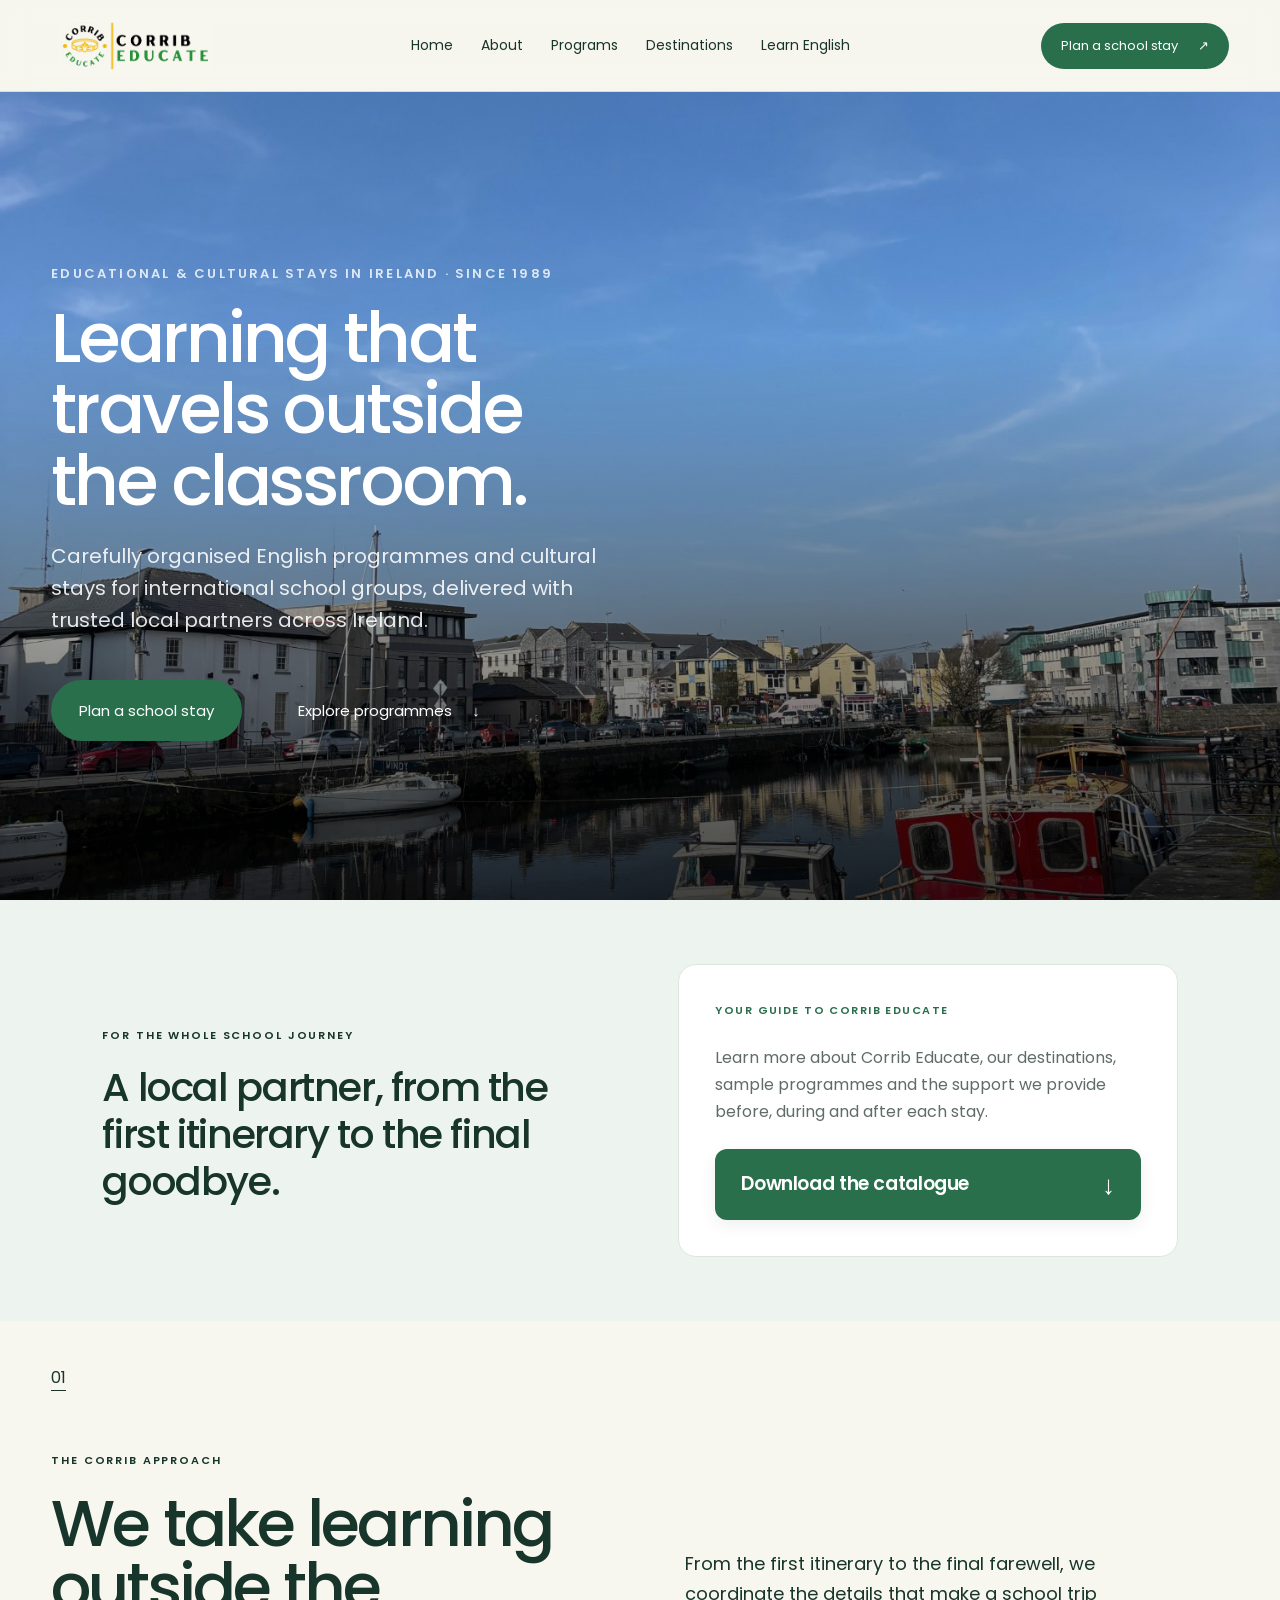
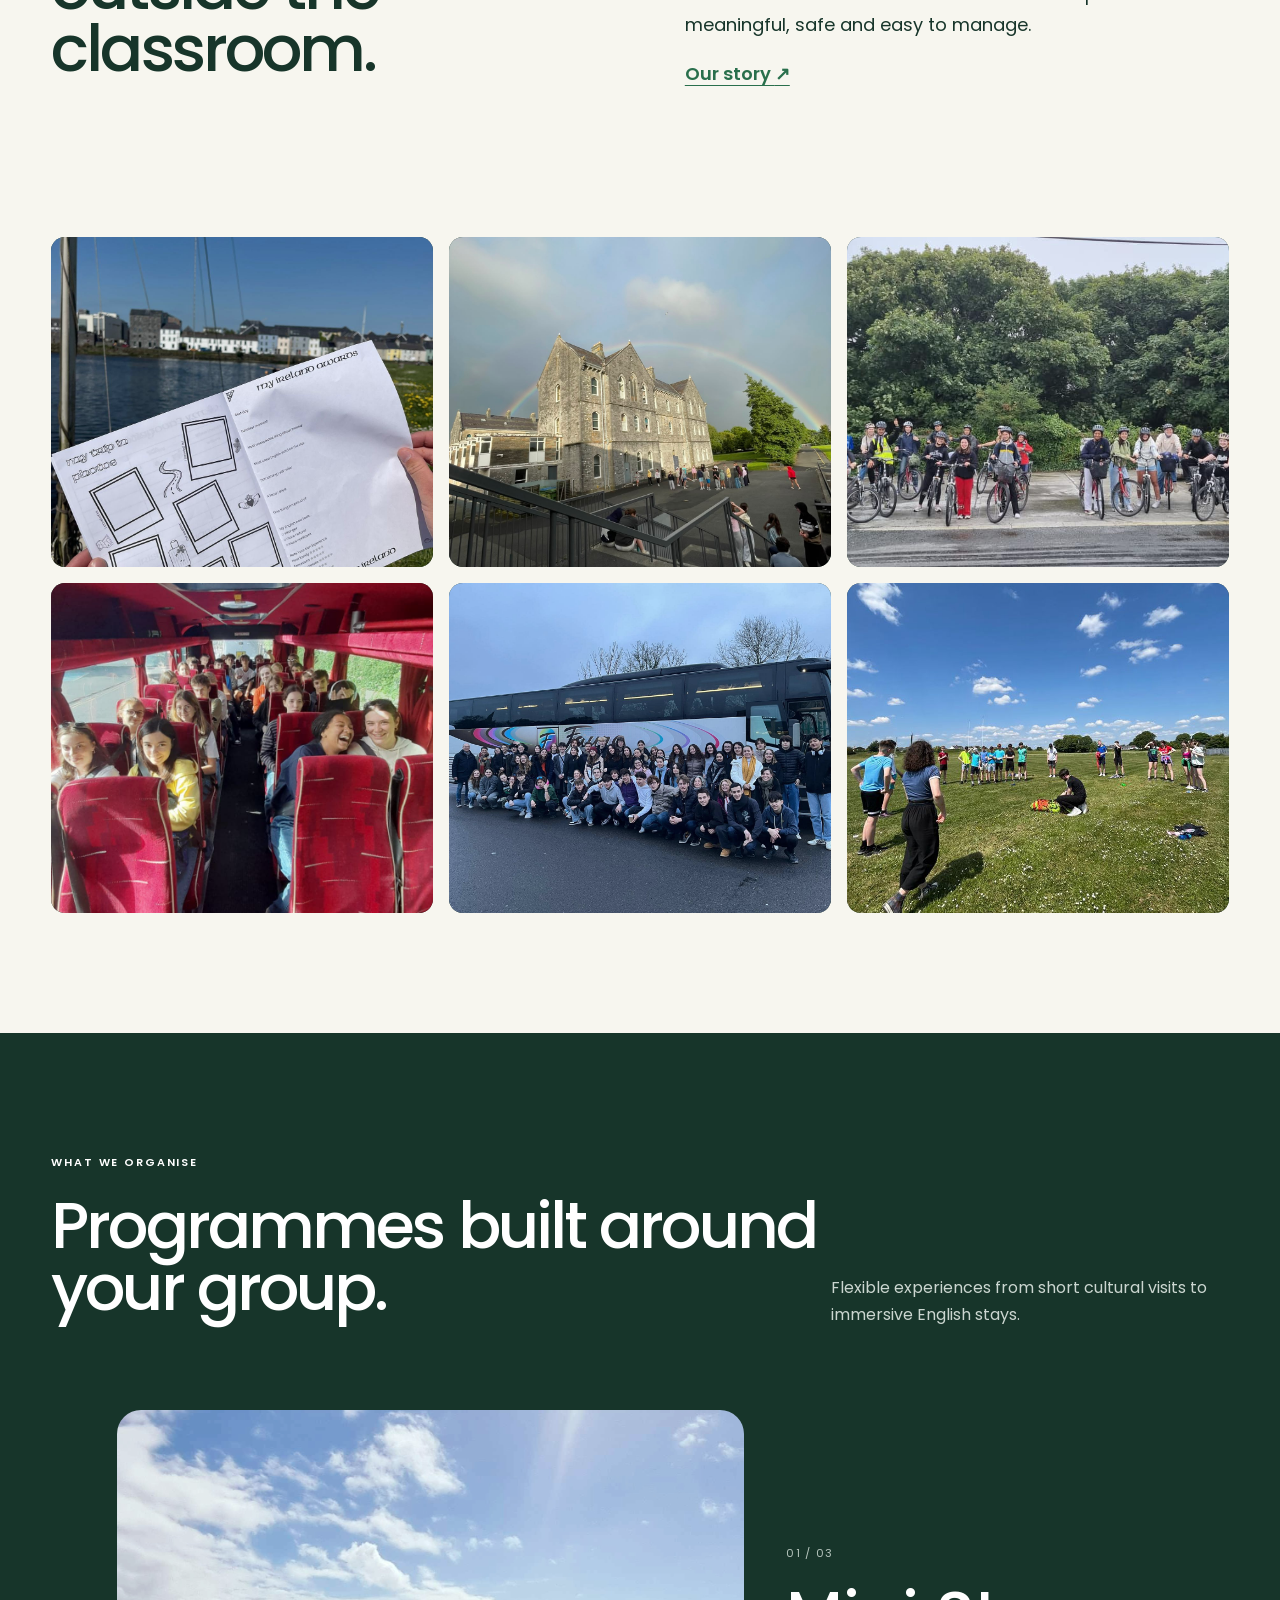
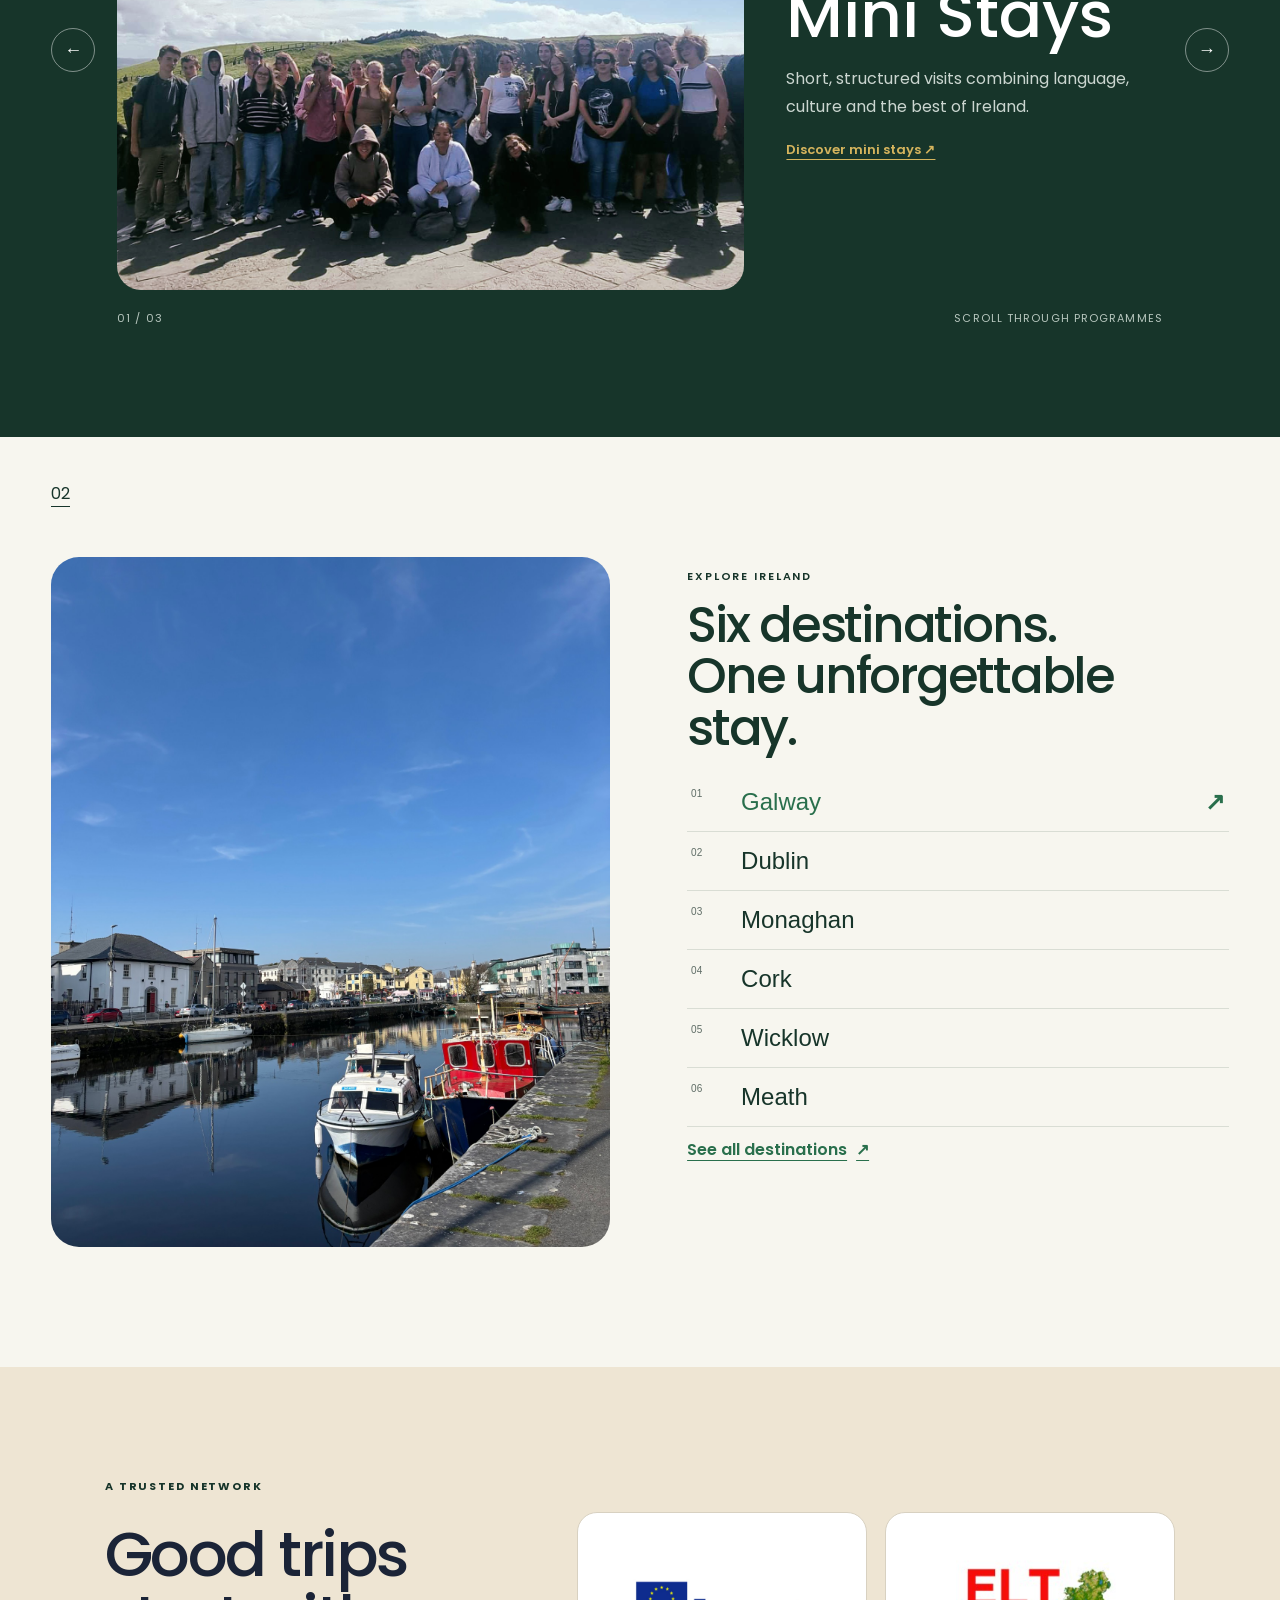
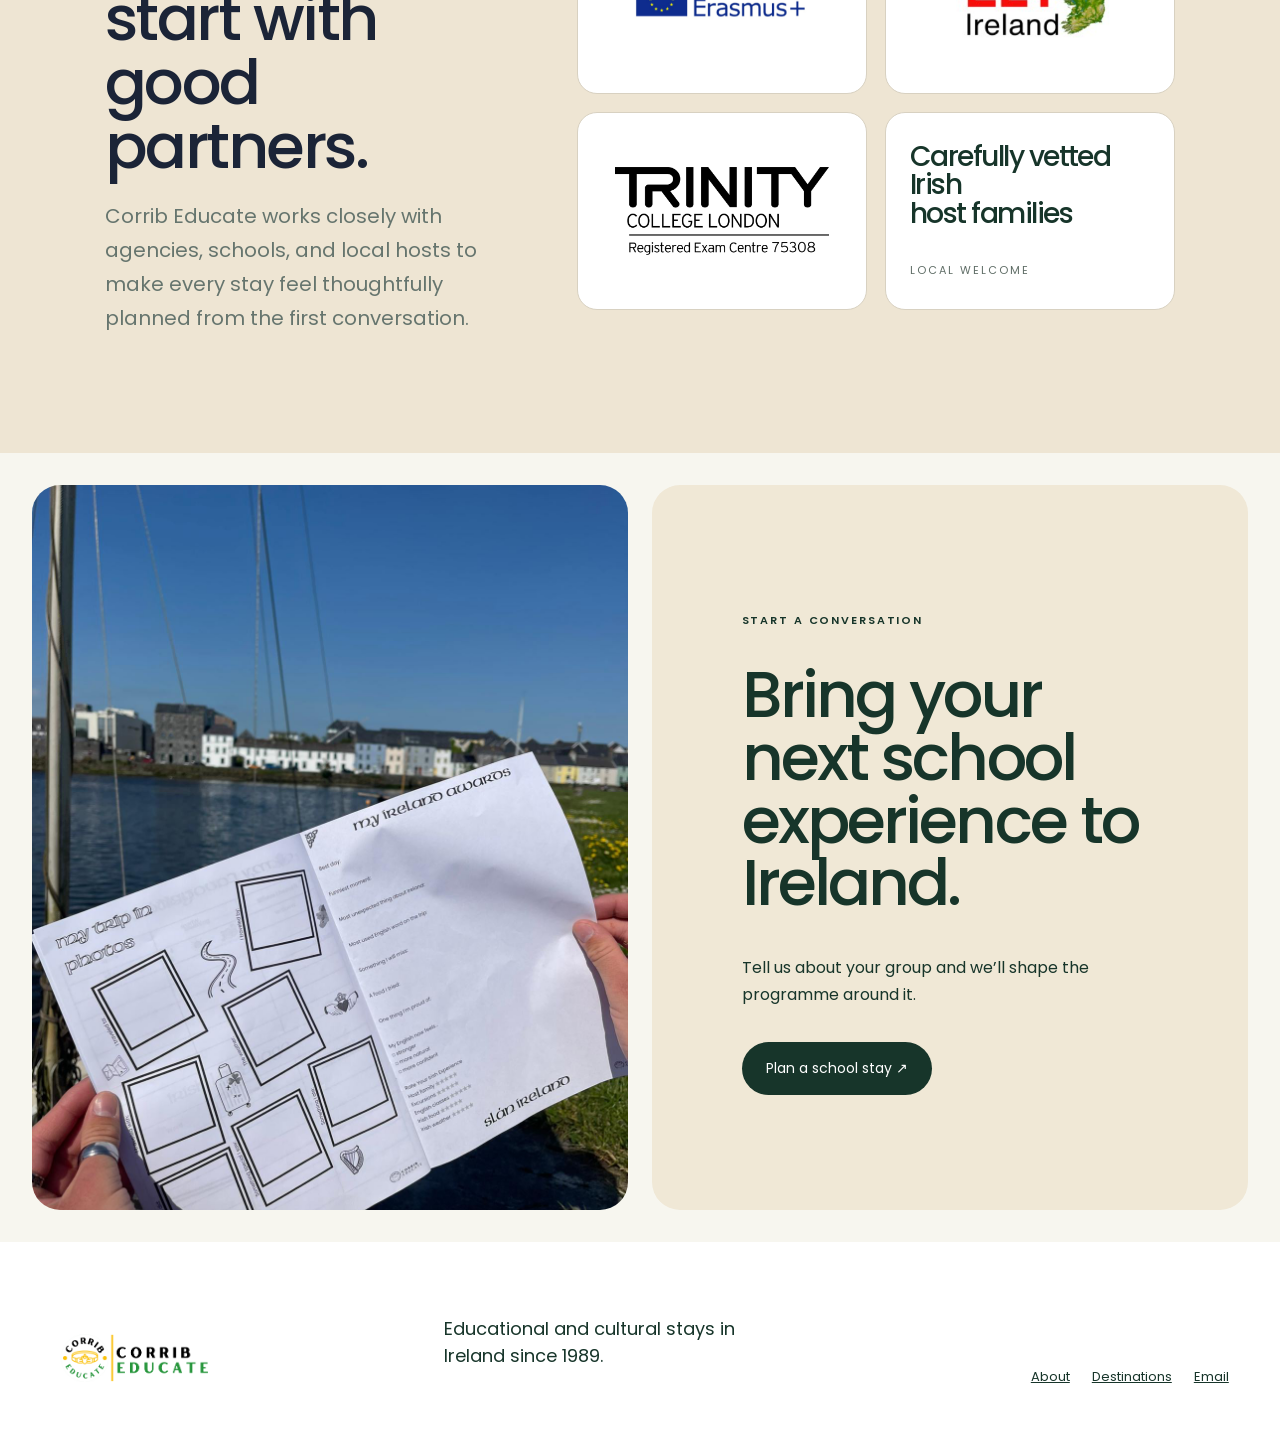
<file: index.html>
<!doctype html>
<html lang="en">
<head>
  <meta charset="utf-8">
  <meta name="viewport" content="width=device-width,initial-scale=1">
  <title>Corrib Educate</title>
  <meta name="description" content="Educational and cultural stays in Ireland for international school groups.">
  <link rel="preconnect" href="https://fonts.googleapis.com">
  <link rel="preconnect" href="https://fonts.gstatic.com" crossorigin>
  <link href="https://fonts.googleapis.com/css2?family=Poppins:wght@400;500;600;700&display=swap" rel="stylesheet">
  <link rel="stylesheet" href="styles.css?v=6">
</head>
<body>
  <header class="nav">
    <a class="brand" href="#top" aria-label="Corrib Educate home">
      <img class="brand-logo" src="assets/corrib-educate-logo.png" alt="Corrib Educate">
    </a>
    <nav aria-label="Main navigation">
      <a href="index.html">Home</a><a href="about.html">About</a><a href="tours.html">Programs</a><a href="destinations.html">Destinations</a><a href="learn-english.html">Learn English</a>
    </nav>
    <a class="pill" href="contact.html">Plan a school stay <span>↗</span></a>
    <button class="menu" aria-label="Open menu">Menu</button>
  </header>

  <main id="top">
    <section class="hero hero-photo">
      <div class="hero-copy reveal">
        <p class="eyebrow">Educational &amp; cultural stays in Ireland · Since 1989</p>
        <h1>Learning that<br>travels outside<br>the classroom.</h1>
        <p class="intro">Carefully organised English programmes and cultural stays for international school groups, delivered with trusted local partners across Ireland.</p>
        <div class="actions"><a class="button primary" href="contact.html">Plan a school stay</a><a class="button text" href="tours.html">Explore programmes <span>↓</span></a></div>
      </div>
      <div class="hero-visual reveal">
        <img src="assets/galway-harbour.jpg" alt="Boats docked on the Corrib River in Galway">
      </div>
    </section>

    <section class="trust catalog-intro reveal">
      <div class="trust-intro">
        <p class="eyebrow">For the whole school journey</p>
        <p class="trust-statement">A local partner, from the first itinerary to the final goodbye.</p>
      </div>
      <div class="catalog-panel">
        <p class="catalog-label">Your guide to Corrib Educate</p>
        <p>Learn more about Corrib Educate, our destinations, sample programmes and the support we provide before, during and after each stay.</p>
        <div class="catalog-actions">
          <a class="button primary catalog-download" href="assets/corrib-educate-information-booklet-programmes.pdf" download>Download the catalogue <span>↓</span></a>
        </div>
      </div>
    </section>

    <section class="editorial" id="experience">
      <div class="section-number">01</div>
      <div class="editorial-copy reveal">
        <p class="eyebrow">The Corrib approach</p>
        <h2>We take learning outside the classroom.</h2>
      </div>
      <div class="editorial-body reveal">
        <p>From the first itinerary to the final farewell, we coordinate the details that make a school trip meaningful, safe and easy to manage.</p>
        <a href="about.html">Our story <span>↗</span></a>
      </div>
      <div class="activity-grid reveal">
        <article class="activity-card" tabindex="0"><img src="assets/ireland-journal.jpg" alt="Students reflecting on an Ireland trip"><div class="activity-overlay"><span>01</span><h3>Explore</h3><p>Learning continues through new places, people and perspectives.</p></div></article>
        <article class="activity-card" tabindex="0"><img src="assets/school-rainbow.jpg" alt="Students outside their Irish school"><div class="activity-overlay"><span>02</span><h3>Feel at home</h3><p>Local hosts give every group a warm, everyday welcome.</p></div></article>
        <article class="activity-card" tabindex="0"><img src="assets/cycling-excursion.jpg" alt="Students on a cycling excursion"><div class="activity-overlay"><span>03</span><h3>Time outside</h3><p>Active afternoons turn Ireland into an open-air classroom.</p></div></article>
        <article class="activity-card" tabindex="0"><img src="assets/bus-trip.jpg" alt="Students travelling together by bus"><div class="activity-overlay"><span>04</span><h3>Travel together</h3><p>The journey between activities is part of the shared experience.</p></div></article>
        <article class="activity-card" tabindex="0"><img src="assets/monaghan-group.jpg" alt="A school group exploring Monaghan"><div class="activity-overlay"><span>05</span><h3>Make memories</h3><p>Room to laugh, connect and build friendships that last.</p></div></article>
        <article class="activity-card" tabindex="0"><img src="assets/field-activities.jpg" alt="Students playing outdoor games on a sports field"><div class="activity-overlay"><span>06</span><h3>Fun activities</h3><p>Games, sports and outdoor days keep every itinerary lively.</p></div></article>
      </div>
    </section>

    <section class="programmes" id="programmes">
      <div class="section-head reveal"><div><p class="eyebrow">What we organise</p><h2>Programmes built around your group.</h2></div><p>Flexible experiences from short cultural visits to immersive English stays.</p></div>
      <div class="programme-carousel reveal">
        <button class="carousel-arrow" id="programme-prev" aria-label="Previous programme">←</button>
        <div class="cards">
          <article class="card active"><div class="card-photo p1"></div><div class="card-copy"><span>01 / 03</span><h3>Mini Stays</h3><p>Short, structured visits combining language, culture and the best of Ireland.</p><a href="tours.html#mini-stays">Discover mini stays ↗</a></div></article>
          <article class="card"><div class="card-photo p2"></div><div class="card-copy"><span>02 / 03</span><h3>English + Culture</h3><p>Purposeful classroom learning paired with memorable local experiences.</p><a href="tours.html#english-addons">Explore programmes ↗</a></div></article>
          <article class="card"><div class="card-photo p3"></div><div class="card-copy"><span>03 / 03</span><h3>Tailored School Groups</h3><p>A complete itinerary shaped around the length of your stay and your students, expectations and learning goals.</p><a href="tours.html#tailored-groups">Build your programme ↗</a></div></article>
        </div>
        <button class="carousel-arrow" id="programme-next" aria-label="Next programme">→</button>
      </div>
      <div class="carousel-caption"><span id="programme-counter">01 / 03</span><span>Scroll through programmes</span></div>
    </section>

    <section class="destinations" id="destinations">
      <div class="section-number">02</div>
      <div class="destination-image reveal"><img id="destination-photo" src="assets/galway-harbour.jpg" alt="Galway, Ireland"></div>
      <div class="destination-list reveal">
        <p class="eyebrow">Explore Ireland</p><h2>Six destinations.<br>One unforgettable stay.</h2>
        <button class="place active" data-img="assets/galway-harbour.jpg"><span>01</span> Galway <b>↗</b></button>
        <button class="place" data-img="assets/dublin-temple-bar.jpg"><span>02</span> Dublin <b>↗</b></button>
        <button class="place" data-img="assets/monaghan-market.jpg"><span>03</span> Monaghan <b>↗</b></button>
        <button class="place" data-img="assets/cork-city.jpg"><span>04</span> Cork <b>↗</b></button>
        <button class="place" data-img="assets/wicklow-lake.jpg"><span>05</span> Wicklow <b>↗</b></button>
        <button class="place" data-img="assets/meath-trim-castle.jpg"><span>06</span> Meath <b>↗</b></button>
        <a class="inline-link" href="destinations.html">See all destinations <span>↗</span></a>
      </div>
    </section>

    <section class="quote-section" id="about">
      <div class="partner-intro reveal"><p class="eyebrow">A trusted network</p><h2>Good trips start with good partners.</h2><p>Corrib Educate works closely with agencies, schools, and local hosts to make every stay feel thoughtfully planned from the first conversation.</p></div>
      <div class="partner-marks accreditation-marks reveal" aria-label="Accreditations and trusted support">
        <div class="partner-mark logo-mark"><img src="assets/accreditations/erasmus-plus.png" alt="Erasmus+ accreditation logo"></div>
        <div class="partner-mark logo-mark"><img src="assets/accreditations/elt-ireland.png" alt="ELT Ireland logo"></div>
        <div class="partner-mark logo-mark"><img src="assets/accreditations/trinity-college-london-centre-75308.png" alt="Trinity College London registered exam centre 75308 logo"></div>
        <div class="partner-mark"><strong>Carefully vetted Irish<br>host families</strong><span>Local welcome</span></div>
      </div>
    </section>

    <section class="cta" id="enquire">
      <div class="cta-photo"></div><div class="cta-copy reveal"><p class="eyebrow">Start a conversation</p><h2>Bring your next school experience to Ireland.</h2><p>Tell us about your group and we’ll shape the programme around it.</p><a class="button dark" href="contact.html">Plan a school stay ↗</a></div>
    </section>
  </main>

  <footer><div class="brand footer-brand"><img class="brand-logo" src="assets/corrib-educate-logo.png" alt="Corrib Educate"></div><p>Educational and cultural stays in Ireland since 1989.</p><div><a href="about.html">About</a><a href="destinations.html">Destinations</a><a href="mailto:info@corribeducate.com">Email</a></div></footer>
  <script src="script.js"></script>
</body>
</html>
</file>
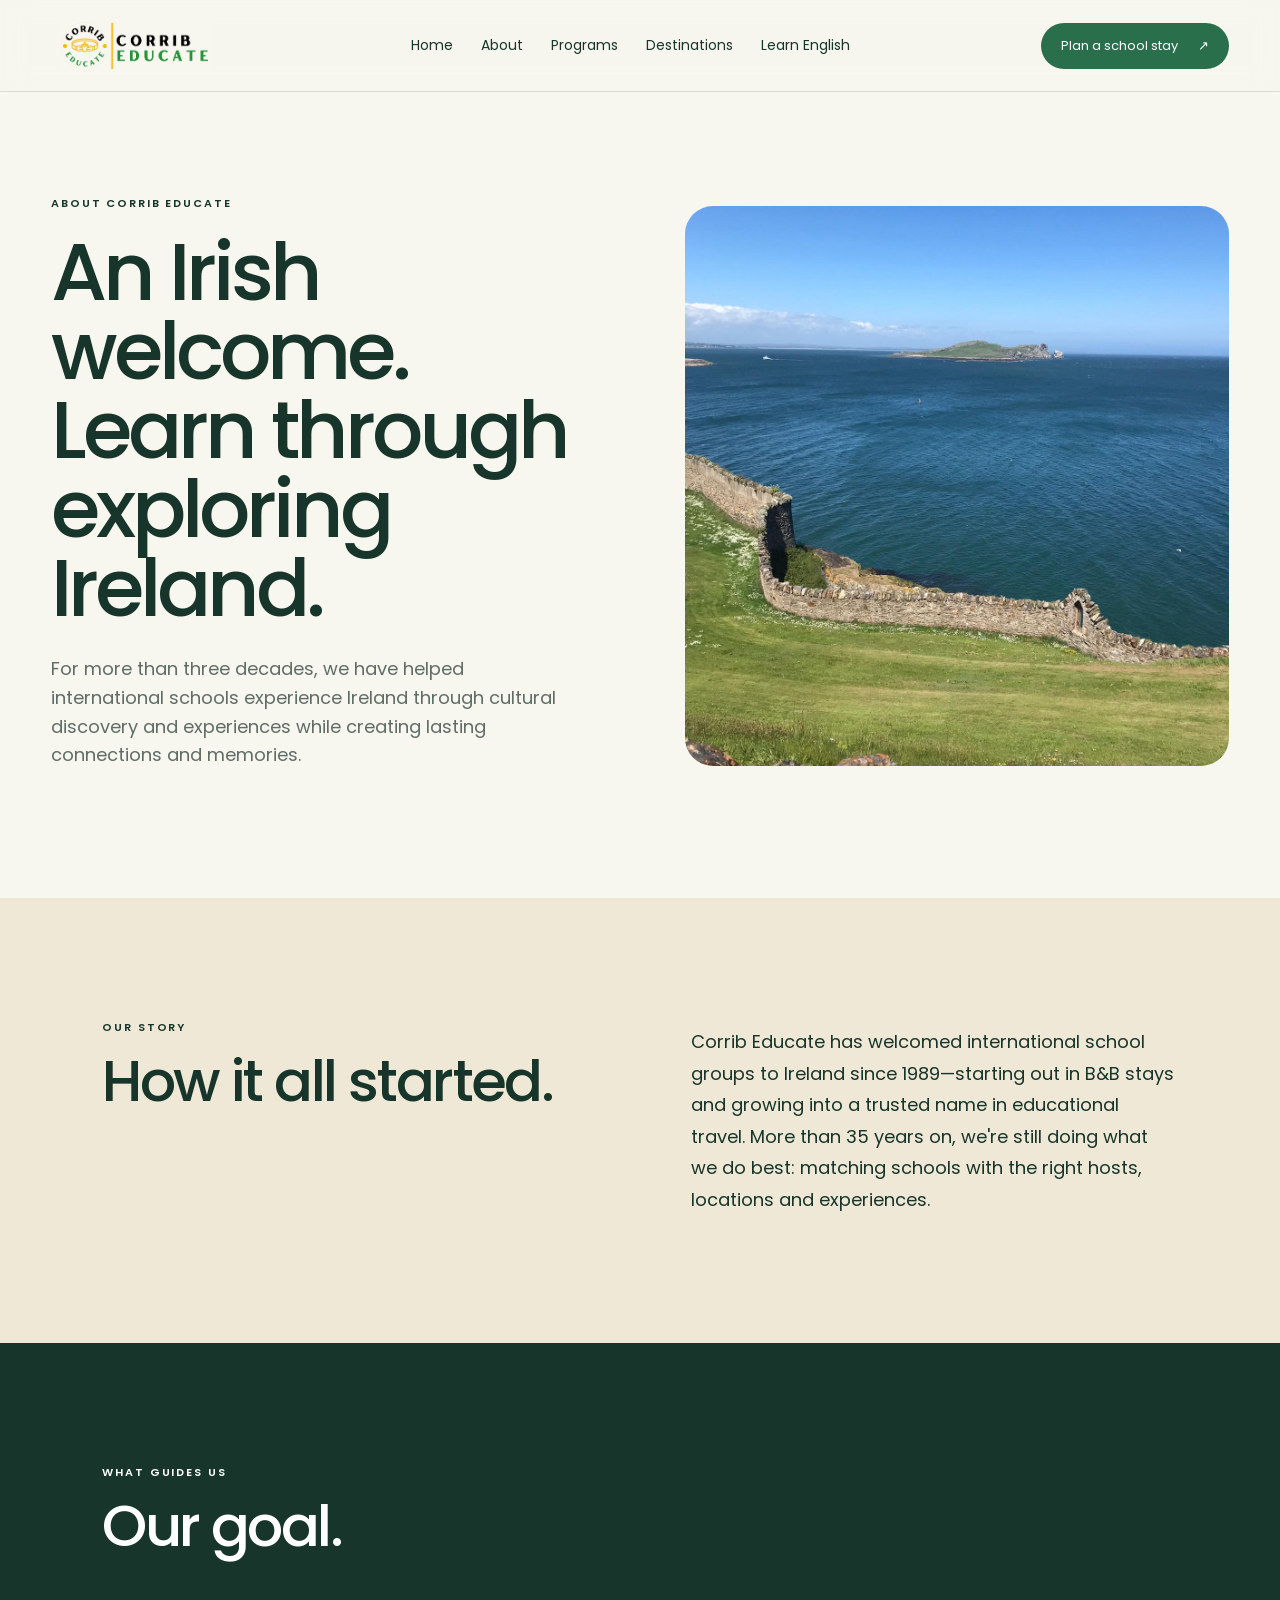
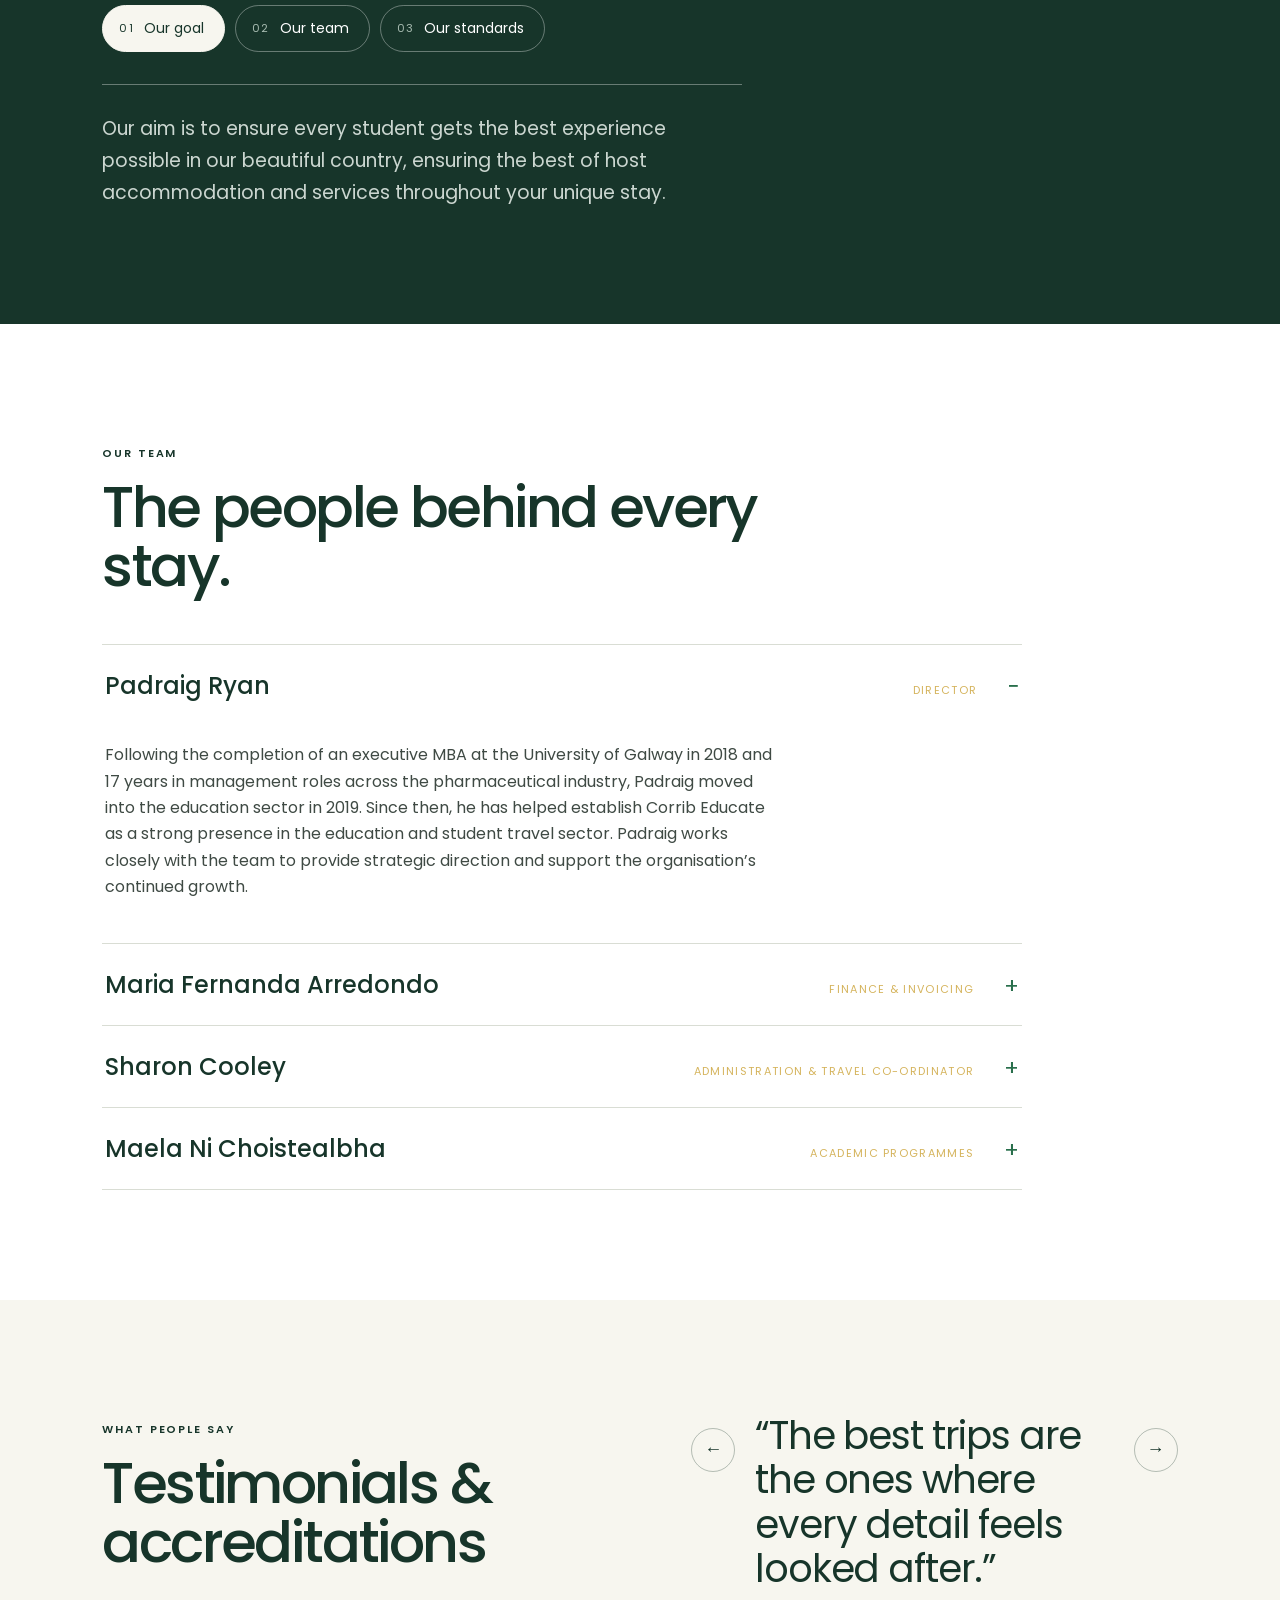
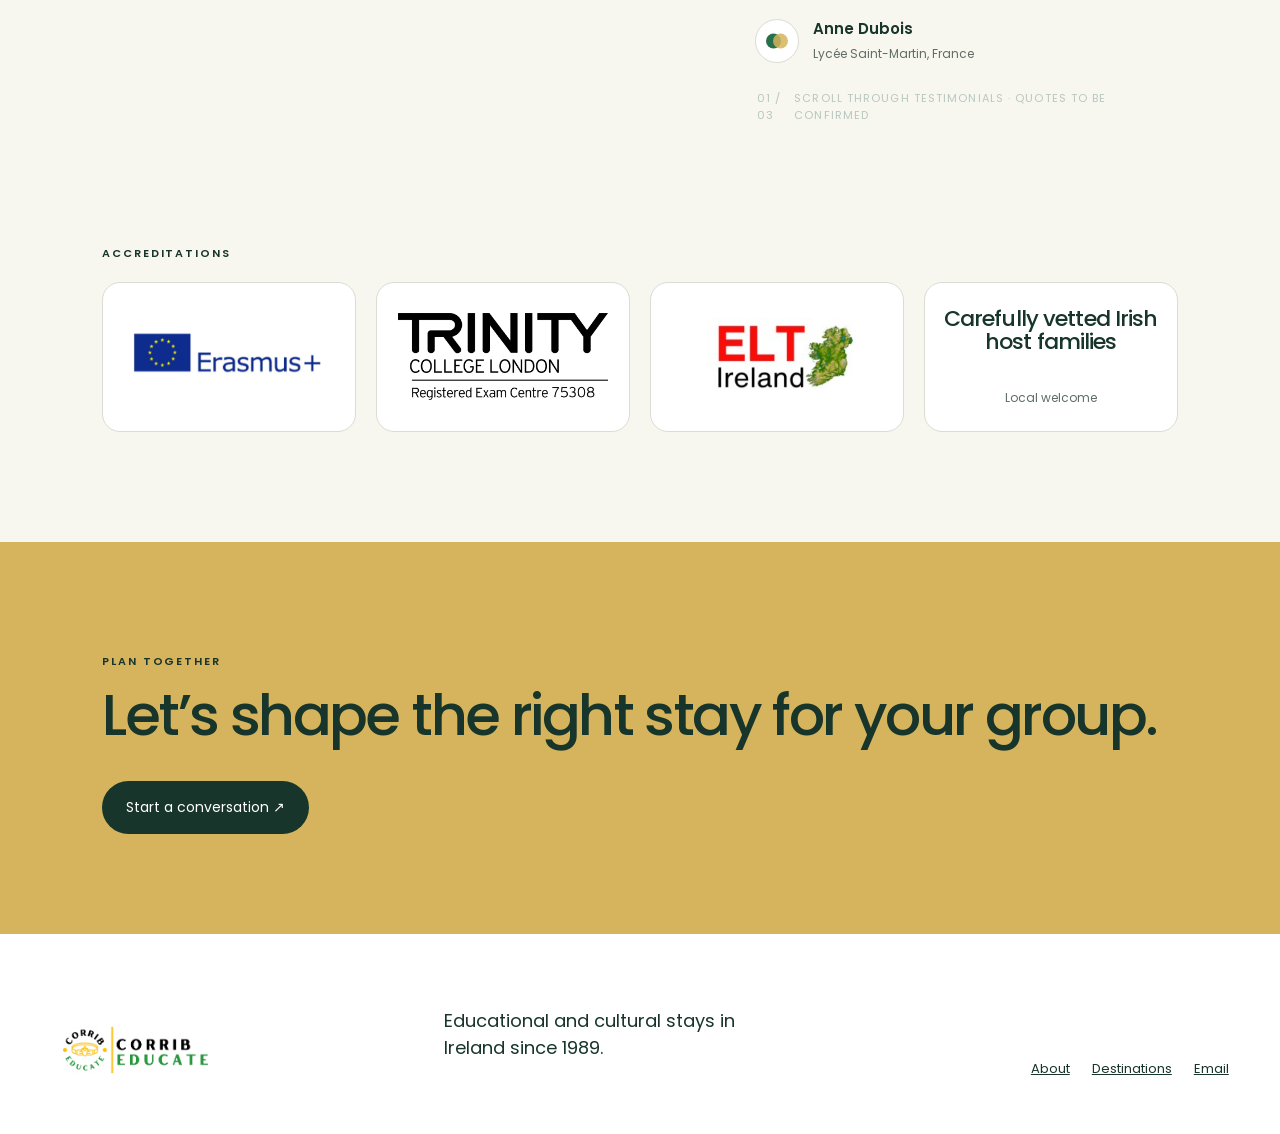
<file: about.html>
<!doctype html>
<html lang="en">
<head><meta charset="utf-8"><meta name="viewport" content="width=device-width,initial-scale=1"><title>About Corrib Educate</title><meta name="description" content="Our story, goal, team and partner network at Corrib Educate."><link rel="preconnect" href="https://fonts.googleapis.com"><link rel="preconnect" href="https://fonts.gstatic.com" crossorigin><link href="https://fonts.googleapis.com/css2?family=Poppins:wght@400;500;600;700&display=swap" rel="stylesheet"><link rel="stylesheet" href="styles.css?v=4"></head>
<body class="inner-page">
  <header class="nav"><a class="brand" href="index.html" aria-label="Corrib Educate home"><img class="brand-logo" src="assets/corrib-educate-logo.png" alt="Corrib Educate"></a><nav aria-label="Main navigation"><a href="index.html">Home</a><a href="about.html">About</a><a href="tours.html">Programs</a><a href="destinations.html">Destinations</a><a href="learn-english.html">Learn English</a></nav><a class="pill" href="contact.html">Plan a school stay <span>↗</span></a><button class="menu" aria-label="Open menu">Menu</button></header>
  <main>
    <section class="page-hero"><div class="page-hero-copy reveal"><p class="eyebrow">About Corrib Educate</p><h1>An Irish welcome. Learn through exploring Ireland.</h1><p class="intro">For more than three decades, we have helped international schools experience Ireland through cultural discovery and experiences while creating lasting connections and memories.</p></div><div class="page-hero-image reveal"><img src="assets/coastal-wall.jpg" alt="Ruined stone wall overlooking the Irish coastline"></div></section>
    <section class="split-section" id="story"><div><p class="eyebrow">Our story</p><h2>How it all started.</h2></div><div><p>Corrib Educate has welcomed international school groups to Ireland since 1989—starting out in B&amp;B stays and growing into a trusted name in educational travel. More than 35 years on, we're still doing what we do best: matching schools with the right hosts, locations and experiences.</p></div></section>
    <section class="value-section" id="approach"><div class="section-lead"><p class="eyebrow">What guides us</p><h2>Our goal.</h2></div>
      <div class="value-tabs" role="tablist" aria-label="What guides us">
        <button class="value-tab active" role="tab" aria-selected="true" data-value="goal"><span>01</span>Our goal</button>
        <button class="value-tab" role="tab" aria-selected="false" data-value="team"><span>02</span>Our team</button>
        <button class="value-tab" role="tab" aria-selected="false" data-value="standards"><span>03</span>Our standards</button>
      </div>
      <div class="value-panel" id="value-panel" aria-live="polite"><p>Our aim is to ensure every student gets the best experience possible in our beautiful country, ensuring the best of host accommodation and services throughout your unique stay.</p></div>
    </section>
    <section class="team-section" id="team"><div class="section-lead reveal"><p class="eyebrow">Our team</p><h2>The people behind every stay.</h2></div><div class="team-accordion-list">
      <details class="team-accordion" open><summary><h3>Padraig Ryan</h3><span class="team-role">Director</span></summary><p>Following the completion of an executive MBA at the University of Galway in 2018 and 17 years in management roles across the pharmaceutical industry, Padraig moved into the education sector in 2019. Since then, he has helped establish Corrib Educate as a strong presence in the education and student travel sector. Padraig works closely with the team to provide strategic direction and support the organisation’s continued growth.</p></details>
      <details class="team-accordion"><summary><h3>Maria Fernanda Arredondo</h3><span class="team-role">Finance &amp; Invoicing</span></summary><p>Originally from Mexico, Fernanda moved to Ireland to study Strategic Management at the University of Galway. A fluent Spanish and French speaker, she brings strong experience in finance and invoicing, and is approachable and solution-orientated.</p></details>
      <details class="team-accordion"><summary><h3>Sharon Cooley</h3><span class="team-role">Administration &amp; Travel Co-ordinator</span></summary><p>Sharon has a background in medical device operations, training management, and childcare management. Highly organised and hands-on, she oversees key operational relationships, working closely with European agencies, host families, and third-party suppliers to ensure every stay runs smoothly.</p></details>
      <details class="team-accordion"><summary><h3>Maela Ni Choistealbha</h3><span class="team-role">Academic Programmes</span></summary><p>Maela looks after the academic programmes for students. A qualified English teacher and former Head of Studies with Move Language Ahead, she also speaks French, and guides and directs our English language offering for mini-stays and summer language programmes.</p></details>
    </div></section>
    <section class="accreditation-section" id="testimonials"><div><p class="eyebrow">What people say</p><h2>Testimonials &amp; accreditations</h2></div><div class="accreditation-copy">
      <div class="testimonial-carousel">
        <button class="carousel-arrow dark" id="testimonial-prev" aria-label="Previous testimonial">←</button>
        <div class="testimonial-track">
          <blockquote class="testimonial active"><p class="large-quote">“The best trips are the ones where every detail feels looked after.”</p><div class="testimonial-attribution"><img src="assets/partners/logo-1.svg" alt=""><div><strong>Anne Dubois</strong><span>Lycée Saint-Martin, France</span></div></div></blockquote>
          <blockquote class="testimonial"><p class="large-quote">“Our students came home talking about their host families as much as the places they'd seen.”</p><div class="testimonial-attribution"><img src="assets/partners/logo-2.svg" alt=""><div><strong>Marta Iglesias</strong><span>Colegio Europa, Spain</span></div></div></blockquote>
          <blockquote class="testimonial"><p class="large-quote">“Every detail was handled—we just had to show up and enjoy the trip.”</p><div class="testimonial-attribution"><img src="assets/partners/logo-3.svg" alt=""><div><strong>Laurent Petit</strong><span>Collège Bellevue, France</span></div></div></blockquote>
        </div>
        <button class="carousel-arrow dark" id="testimonial-next" aria-label="Next testimonial">→</button>
      </div>
      <div class="carousel-caption"><span id="testimonial-counter">01 / 03</span><span>Scroll through testimonials · quotes to be confirmed</span></div>
    </div></section>
    <section class="partner-strip accreditation-strip"><p class="eyebrow">Accreditations</p><div class="partner-marks logo-only">
      <div class="partner-mark logo-mark"><img src="assets/accreditations/erasmus-plus.png" alt="Erasmus+ accreditation logo"></div>
      <div class="partner-mark logo-mark"><img src="assets/accreditations/trinity-college-london-centre-75308.png" alt="Trinity College London registered exam centre 75308 logo"></div>
      <div class="partner-mark logo-mark"><img src="assets/accreditations/elt-ireland.png" alt="ELT Ireland logo"></div>
      <div class="partner-mark"><strong>Carefully vetted Irish<br>host families</strong><span>Local welcome</span></div>
    </div></section>
    <section class="page-cta"><p class="eyebrow">Plan together</p><h2>Let’s shape the right stay for your group.</h2><a class="button dark" href="contact.html">Start a conversation ↗</a></section>
  </main>
  <footer><div class="brand footer-brand"><img class="brand-logo" src="assets/corrib-educate-logo.png" alt="Corrib Educate"></div><p>Educational and cultural stays in Ireland since 1989.</p><div><a href="about.html">About</a><a href="destinations.html">Destinations</a><a href="mailto:info@corribeducate.com">Email</a></div></footer><script src="script.js"></script>
</body></html>
</file>
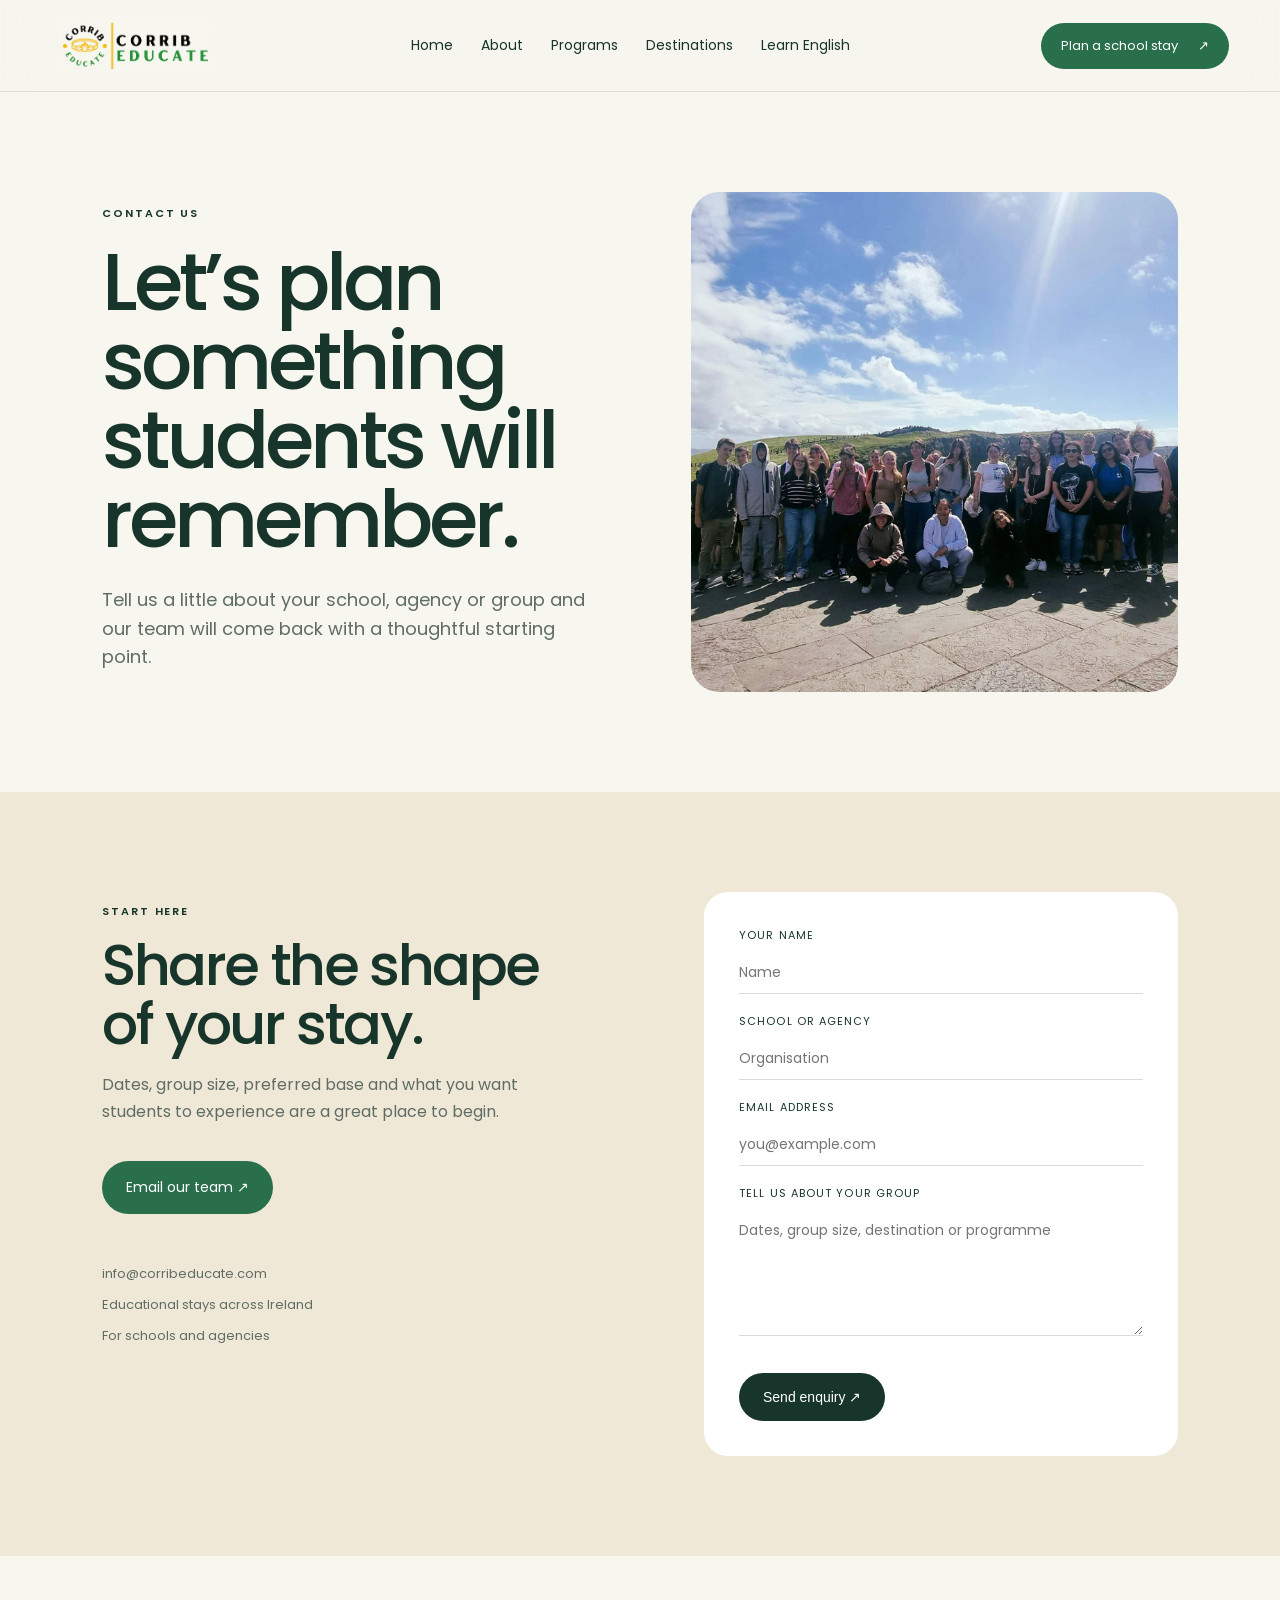
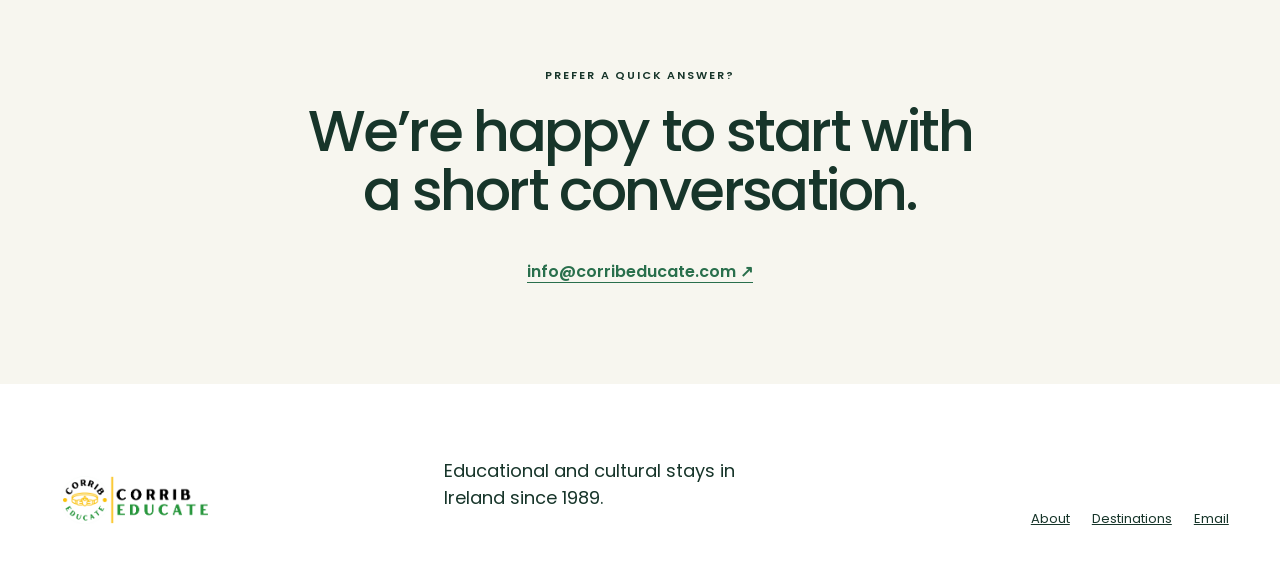
<file: contact.html>
<!doctype html>
<html lang="en">
<head><meta charset="utf-8"><meta name="viewport" content="width=device-width,initial-scale=1"><title>Contact Corrib Educate</title><meta name="description" content="Plan an educational stay in Ireland with Corrib Educate."><link rel="preconnect" href="https://fonts.googleapis.com"><link rel="preconnect" href="https://fonts.gstatic.com" crossorigin><link href="https://fonts.googleapis.com/css2?family=Poppins:wght@400;500;600;700&display=swap" rel="stylesheet"><link rel="stylesheet" href="styles.css?v=4"></head>
<body class="inner-page contact-page">
  <header class="nav"><a class="brand" href="index.html" aria-label="Corrib Educate home"><img class="brand-logo" src="assets/corrib-educate-logo.png" alt="Corrib Educate"></a><nav aria-label="Main navigation"><a href="index.html">Home</a><a href="about.html">About</a><a href="tours.html">Programs</a><a href="destinations.html">Destinations</a><a href="learn-english.html">Learn English</a></nav><a class="pill" href="contact.html">Plan a school stay <span>↗</span></a><button class="menu" aria-label="Open menu">Menu</button></header>
  <main>
    <section class="contact-hero"><div class="reveal"><p class="eyebrow">Contact us</p><h1>Let’s plan something students will remember.</h1><p class="intro">Tell us a little about your school, agency or group and our team will come back with a thoughtful starting point.</p></div><div class="contact-image reveal"><img src="assets/students-cliffs.jpg" alt="Students enjoying an educational experience in Ireland"></div></section>
    <section class="contact-layout"><div class="contact-details"><p class="eyebrow">Start here</p><h2>Share the shape of your stay.</h2><p>Dates, group size, preferred base and what you want students to experience are a great place to begin.</p><a class="button primary" href="mailto:info@corribeducate.com?subject=School%20stay%20enquiry">Email our team ↗</a><div class="contact-list"><span>info@corribeducate.com</span><span>Educational stays across Ireland</span><span>For schools and agencies</span></div></div><form class="enquiry-form" action="mailto:info@corribeducate.com" method="post" enctype="text/plain"><label>Your name<input name="name" type="text" placeholder="Name" required></label><label>School or agency<input name="organisation" type="text" placeholder="Organisation"></label><label>Email address<input name="email" type="email" placeholder="you@example.com" required></label><label>Tell us about your group<textarea name="message" rows="5" placeholder="Dates, group size, destination or programme"></textarea></label><button class="button dark" type="submit">Send enquiry ↗</button></form></section>
    <section class="contact-note"><p class="eyebrow">Prefer a quick answer?</p><h2>We’re happy to start with a short conversation.</h2><a class="inline-link" href="mailto:info@corribeducate.com">info@corribeducate.com ↗</a></section>
  </main><footer><div class="brand footer-brand"><img class="brand-logo" src="assets/corrib-educate-logo.png" alt="Corrib Educate"></div><p>Educational and cultural stays in Ireland since 1989.</p><div><a href="about.html">About</a><a href="destinations.html">Destinations</a><a href="mailto:info@corribeducate.com">Email</a></div></footer><script src="script.js"></script>
</body></html>
</file>
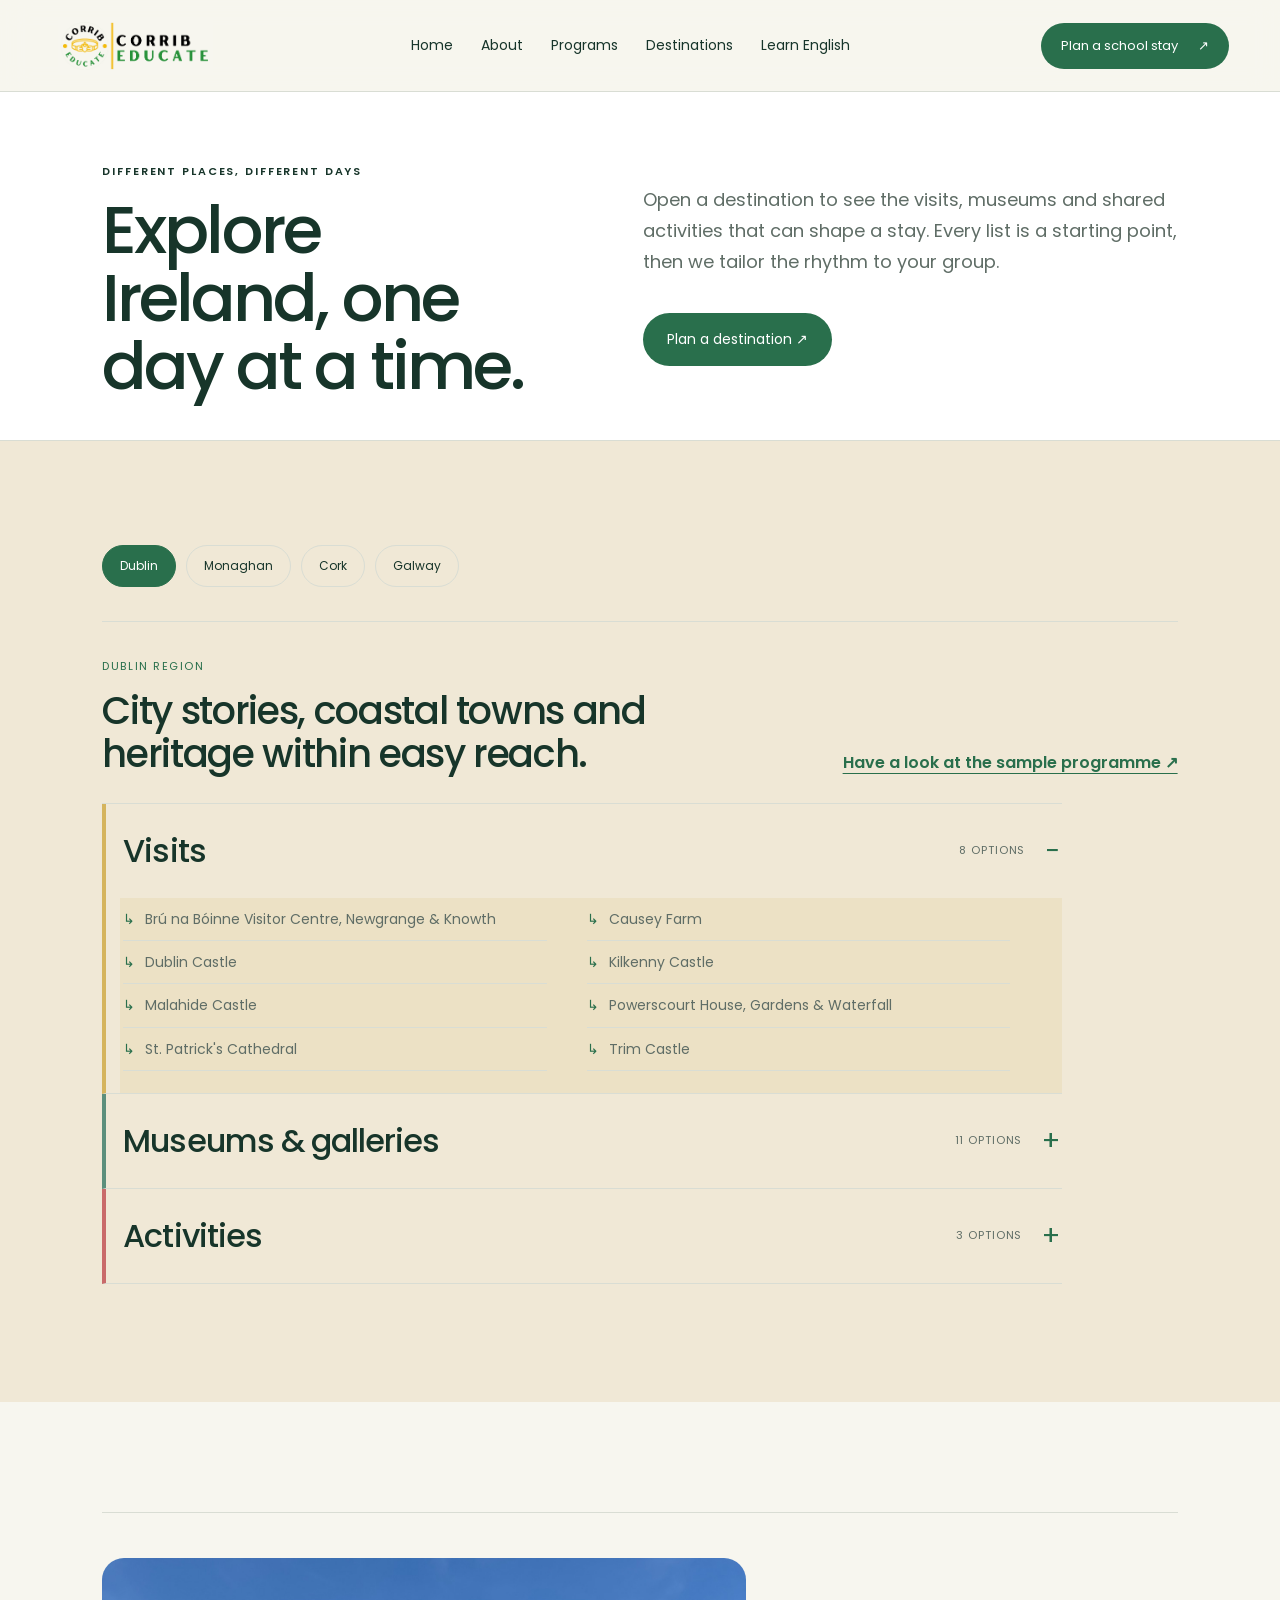
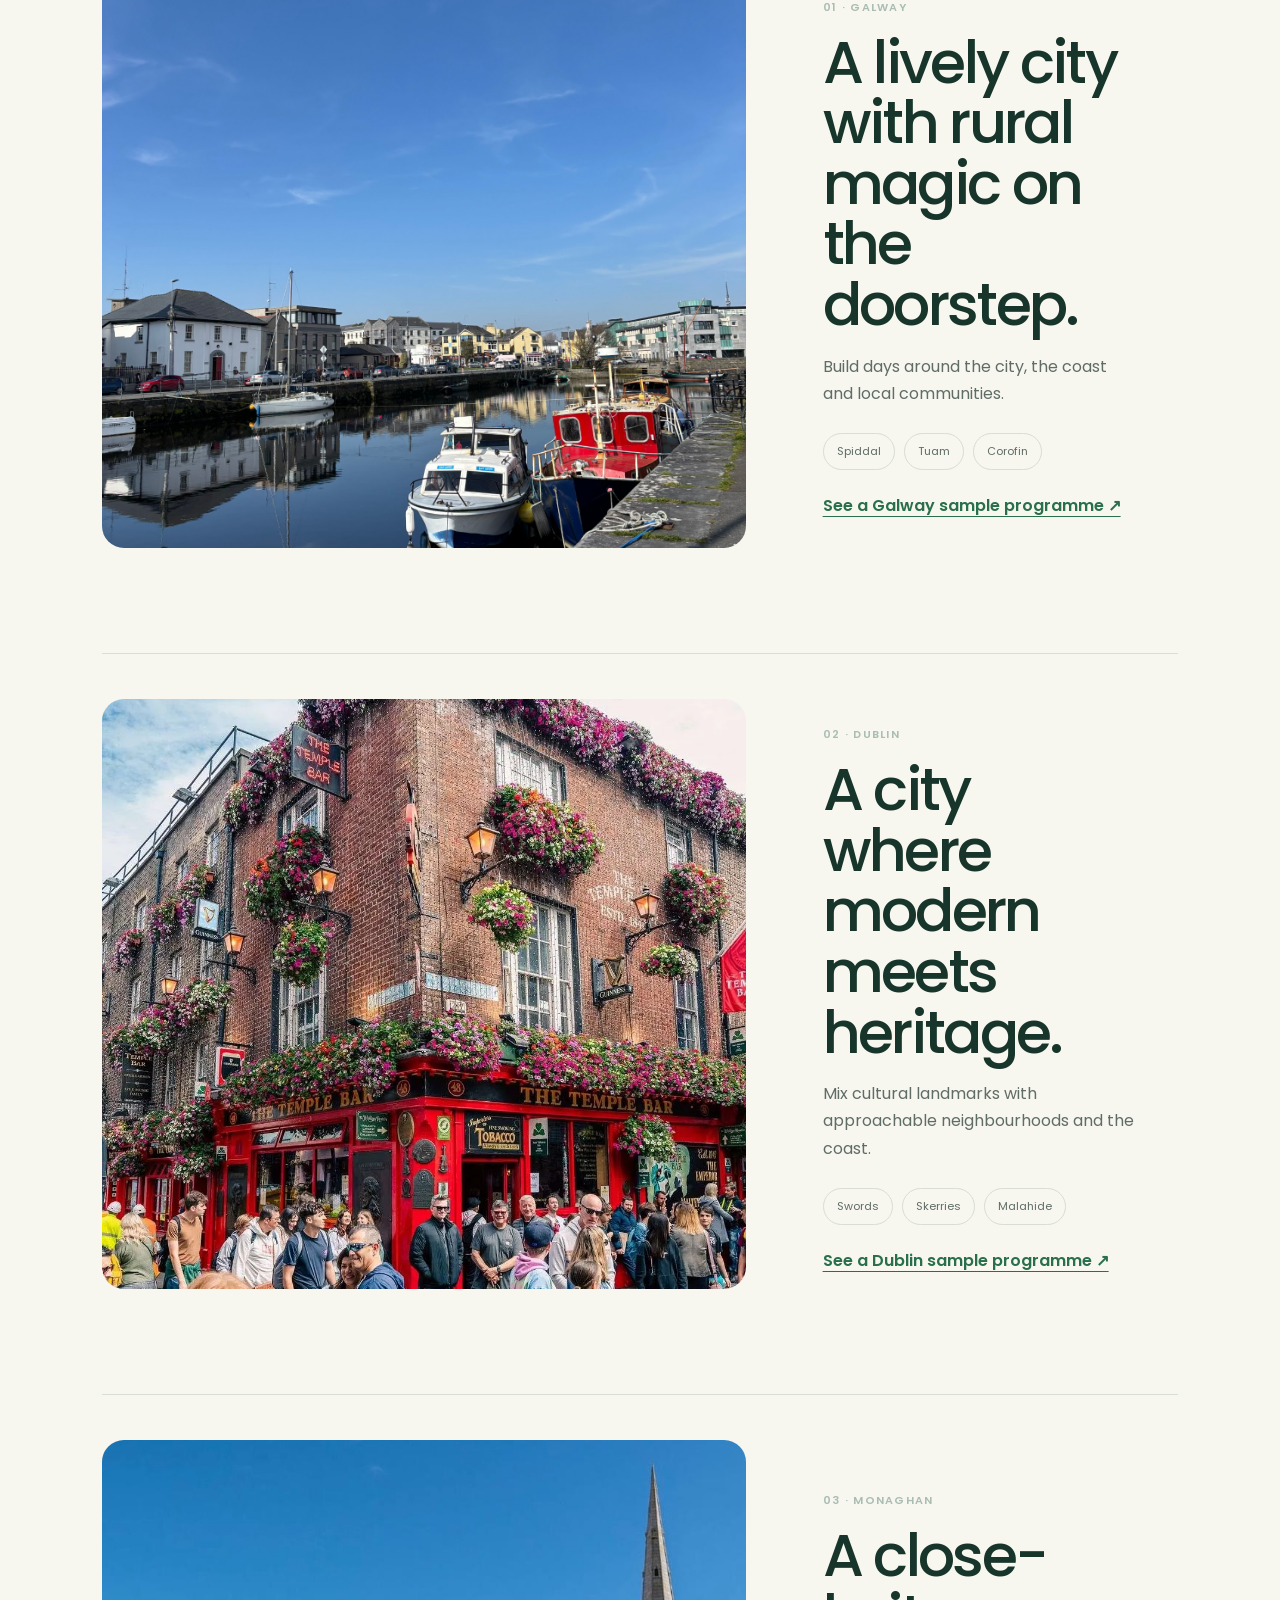
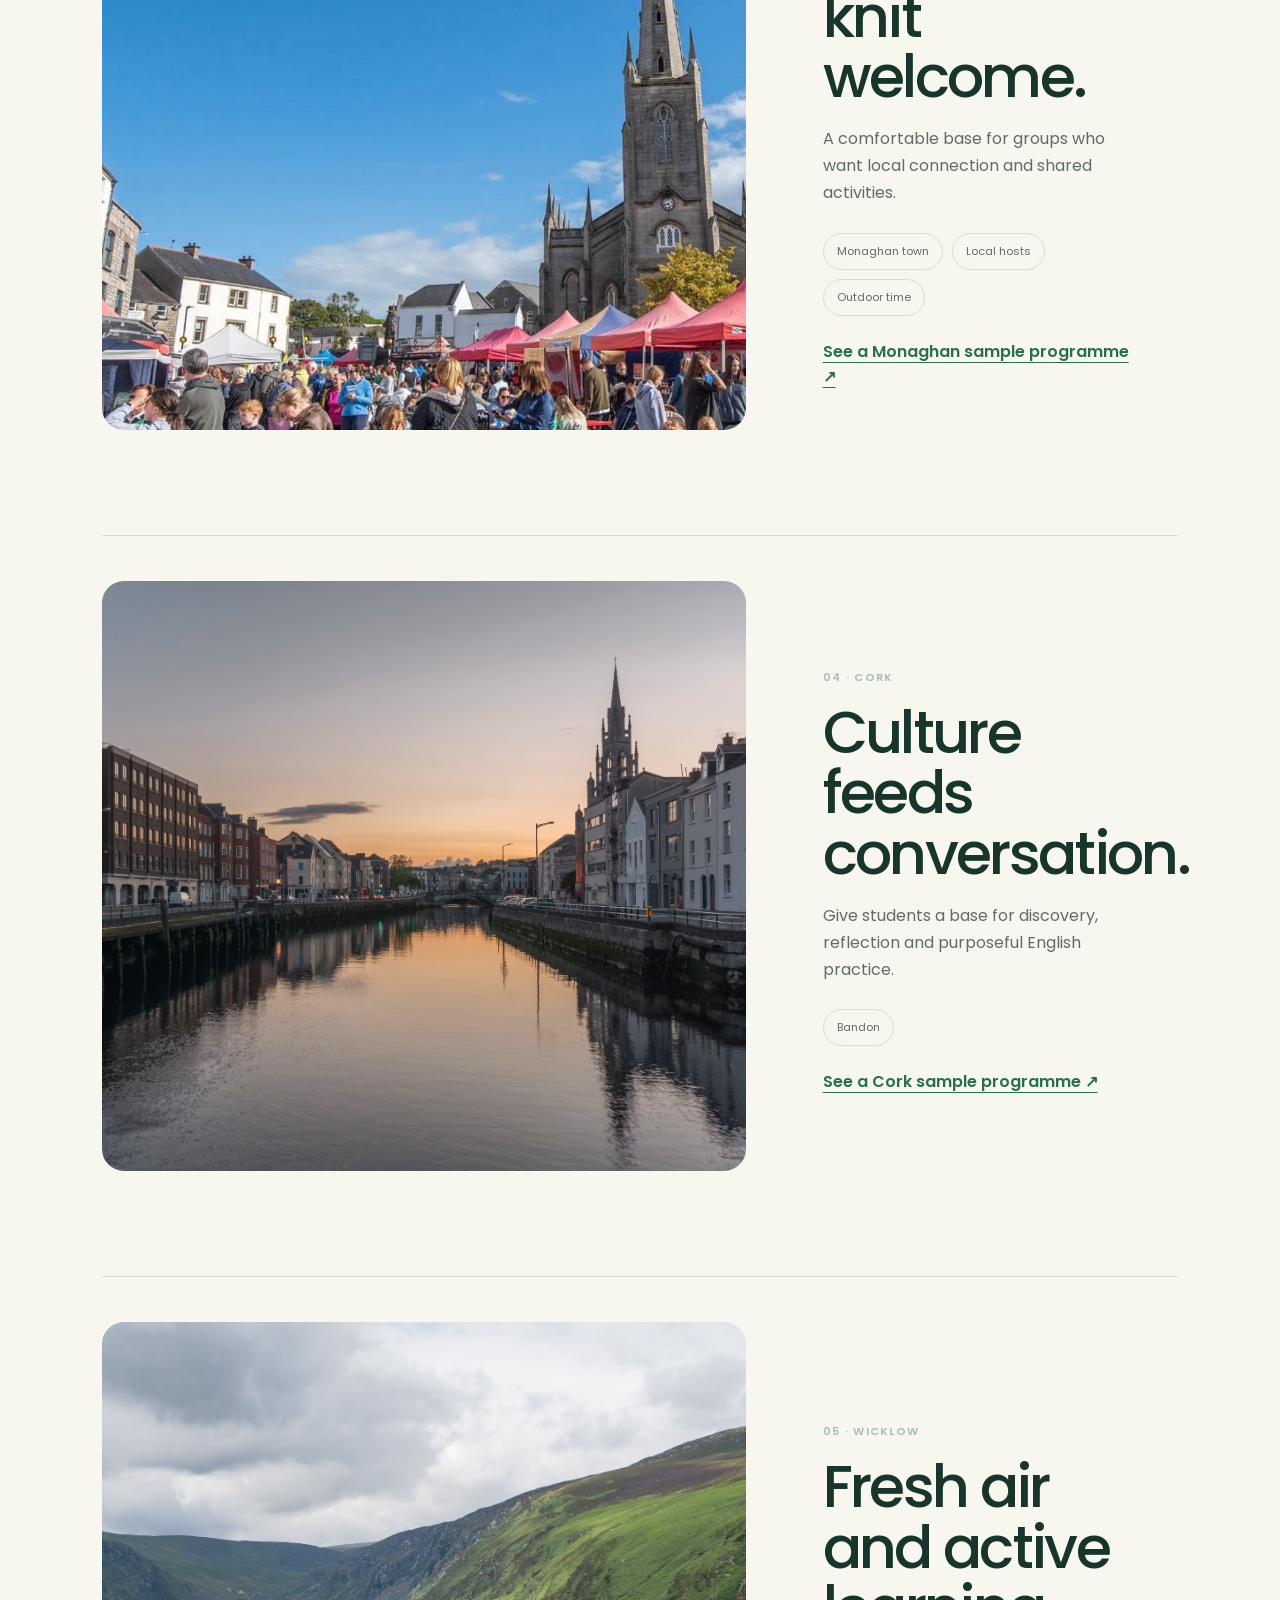
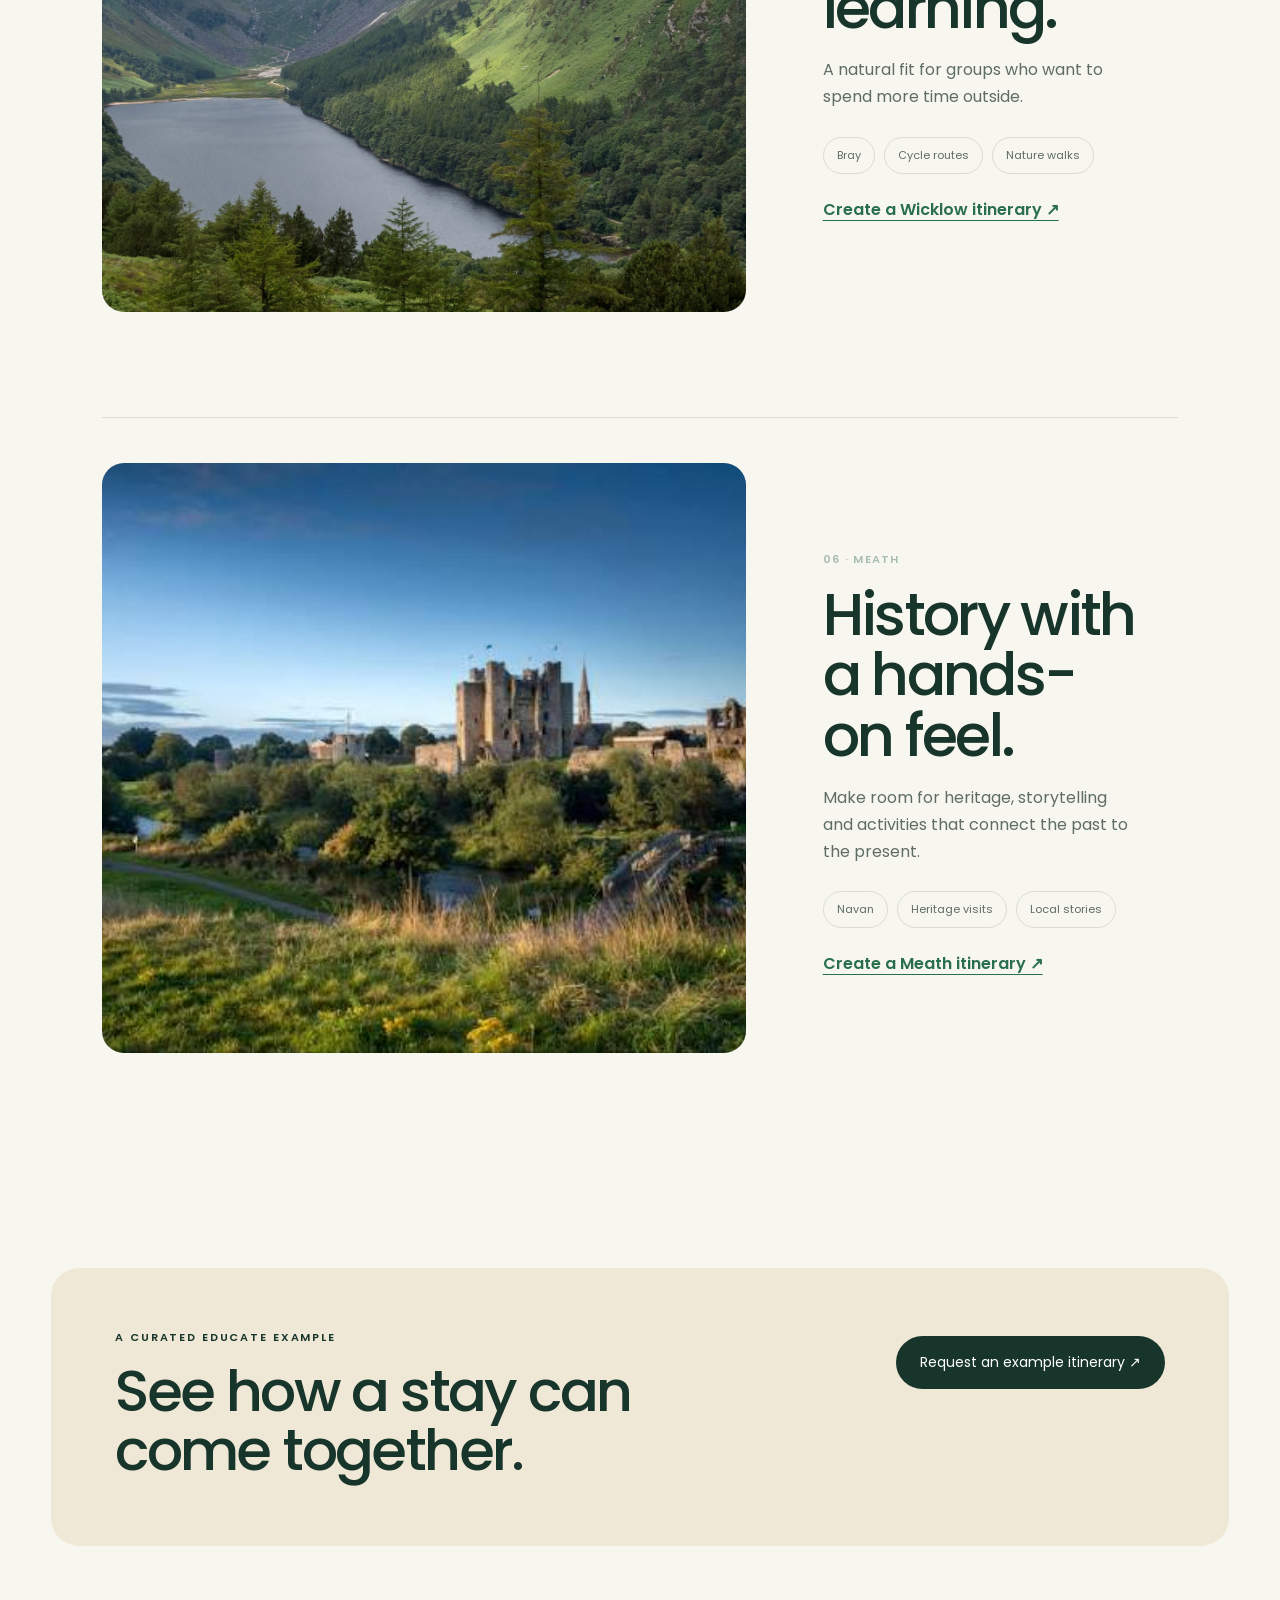
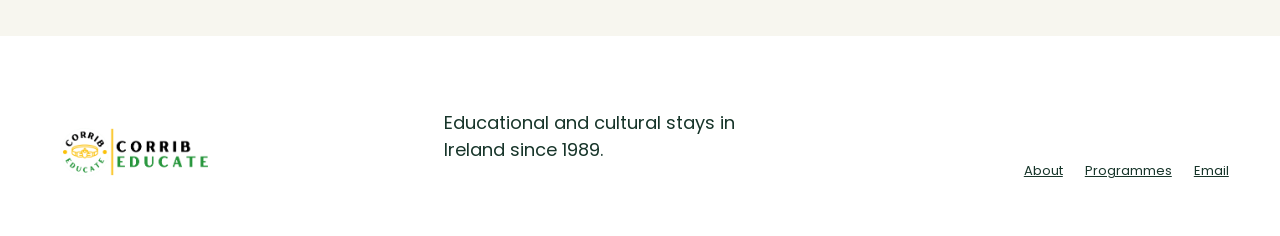
<file: destinations.html>
<!doctype html>
<html lang="en">
<head><meta charset="utf-8"><meta name="viewport" content="width=device-width,initial-scale=1"><title>Destinations | Corrib Educate</title><meta name="description" content="Explore Corrib Educate destinations, locations and activities across Ireland."><link rel="preconnect" href="https://fonts.googleapis.com"><link rel="preconnect" href="https://fonts.gstatic.com" crossorigin><link href="https://fonts.googleapis.com/css2?family=Poppins:wght@400;500;600;700&display=swap" rel="stylesheet"><link rel="stylesheet" href="styles.css?v=4"></head>
<body class="inner-page">
  <header class="nav"><a class="brand" href="index.html" aria-label="Corrib Educate home"><img class="brand-logo" src="assets/corrib-educate-logo.png" alt="Corrib Educate"></a><nav aria-label="Main navigation"><a href="index.html">Home</a><a href="about.html">About</a><a href="tours.html">Programs</a><a href="destinations.html">Destinations</a><a href="learn-english.html">Learn English</a></nav><a class="pill" href="contact.html">Plan a school stay <span>↗</span></a><button class="menu" aria-label="Open menu">Menu</button></header>
  <main>
    <section class="overview-band overview-intro overview-top"><div><p class="eyebrow">Different places, different days</p><h2>Explore Ireland, one day at a time.</h2></div><div><p>Open a destination to see the visits, museums and shared activities that can shape a stay. Every list is a starting point, then we tailor the rhythm to your group.</p><a class="button primary" href="contact.html">Plan a destination ↗</a></div></section>
    <section class="region-activities" id="activities">
      <div class="activity-region-tabs" role="tablist" aria-label="Choose a region"><button class="activity-region-tab active" role="tab" aria-selected="true" data-region="dublin">Dublin</button><button class="activity-region-tab" role="tab" aria-selected="false" data-region="monaghan">Monaghan</button><button class="activity-region-tab" role="tab" aria-selected="false" data-region="cork">Cork</button><button class="activity-region-tab" role="tab" aria-selected="false" data-region="galway">Galway</button></div>
      <div id="activity-region-content" class="activity-region-content" aria-live="polite"></div>
    </section>
    <section class="destination-directory">
      <article class="destination-detail" id="galway"><img src="assets/galway-harbour.jpg" alt="Boats docked on the Corrib River in Galway"><div><p class="eyebrow">01 · Galway</p><h2>A lively city with rural magic on the doorstep.</h2><p>Build days around the city, the coast and local communities.</p><div class="activity-tags"><span>Spiddal</span><span>Tuam</span><span>Corofin</span></div><a class="inline-link" href="tours.html?centre=galway#sample-programmes">See a Galway sample programme ↗</a></div></article>
      <article class="destination-detail reverse" id="dublin"><img src="assets/dublin-temple-bar.jpg" alt="The Temple Bar pub in Dublin"><div><p class="eyebrow">02 · Dublin</p><h2>A city where modern meets heritage.</h2><p>Mix cultural landmarks with approachable neighbourhoods and the coast.</p><div class="activity-tags"><span>Swords</span><span>Skerries</span><span>Malahide</span></div><a class="inline-link" href="tours.html?centre=dublin#sample-programmes">See a Dublin sample programme ↗</a></div></article>
      <article class="destination-detail" id="monaghan"><img src="assets/monaghan-market.jpg" alt="Market day in Monaghan town"><div><p class="eyebrow">03 · Monaghan</p><h2>A close-knit welcome.</h2><p>A comfortable base for groups who want local connection and shared activities.</p><div class="activity-tags"><span>Monaghan town</span><span>Local hosts</span><span>Outdoor time</span></div><a class="inline-link" href="tours.html?centre=monaghan#sample-programmes">See a Monaghan sample programme ↗</a></div></article>
      <article class="destination-detail reverse" id="cork"><img src="assets/cork-city.jpg" alt="Cork city at sunset"><div><p class="eyebrow">04 · Cork</p><h2>Culture feeds conversation.</h2><p>Give students a base for discovery, reflection and purposeful English practice.</p><div class="activity-tags"><span>Bandon</span></div><a class="inline-link" href="tours.html?centre=cork#sample-programmes">See a Cork sample programme ↗</a></div></article>
      <article class="destination-detail" id="wicklow"><img src="assets/wicklow-lake.jpg" alt="Glendalough valley and lake in Wicklow"><div><p class="eyebrow">05 · Wicklow</p><h2>Fresh air and active learning.</h2><p>A natural fit for groups who want to spend more time outside.</p><div class="activity-tags"><span>Bray</span><span>Cycle routes</span><span>Nature walks</span></div><a class="inline-link" href="contact.html">Create a Wicklow itinerary ↗</a></div></article>
      <article class="destination-detail reverse" id="meath"><img src="assets/meath-trim-castle.jpg" alt="Trim Castle in Meath"><div><p class="eyebrow">06 · Meath</p><h2>History with a hands-on feel.</h2><p>Make room for heritage, storytelling and activities that connect the past to the present.</p><div class="activity-tags"><span>Navan</span><span>Heritage visits</span><span>Local stories</span></div><a class="inline-link" href="contact.html">Create a Meath itinerary ↗</a></div></article>
    </section>
    <section class="itinerary-band"><div><p class="eyebrow">A curated Educate example</p><h2>See how a stay can come together.</h2></div><a class="button dark" href="contact.html">Request an example itinerary ↗</a></section>
  </main><footer><div class="brand footer-brand"><img class="brand-logo" src="assets/corrib-educate-logo.png" alt="Corrib Educate"></div><p>Educational and cultural stays in Ireland since 1989.</p><div><a href="about.html">About</a><a href="tours.html">Programmes</a><a href="mailto:info@corribeducate.com">Email</a></div></footer><script src="script.js?v=2"></script>
</body></html>
</file>
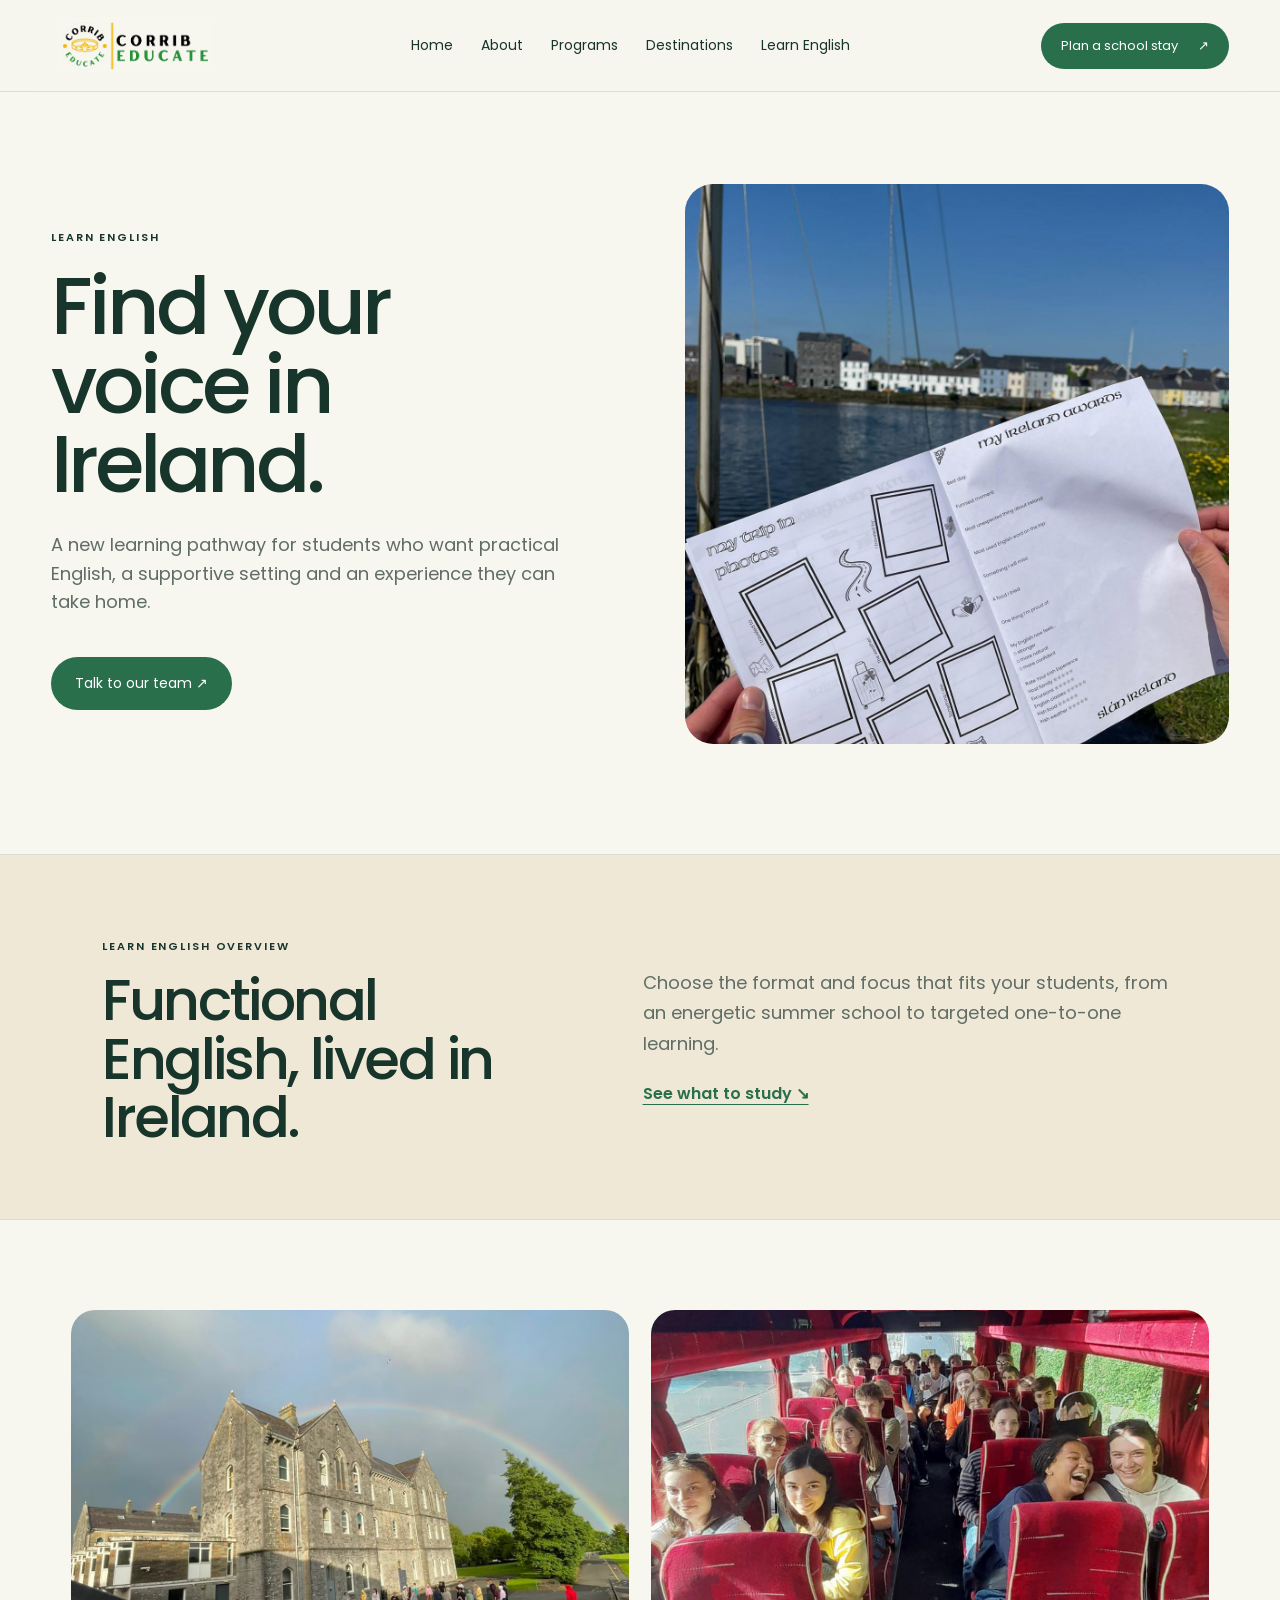
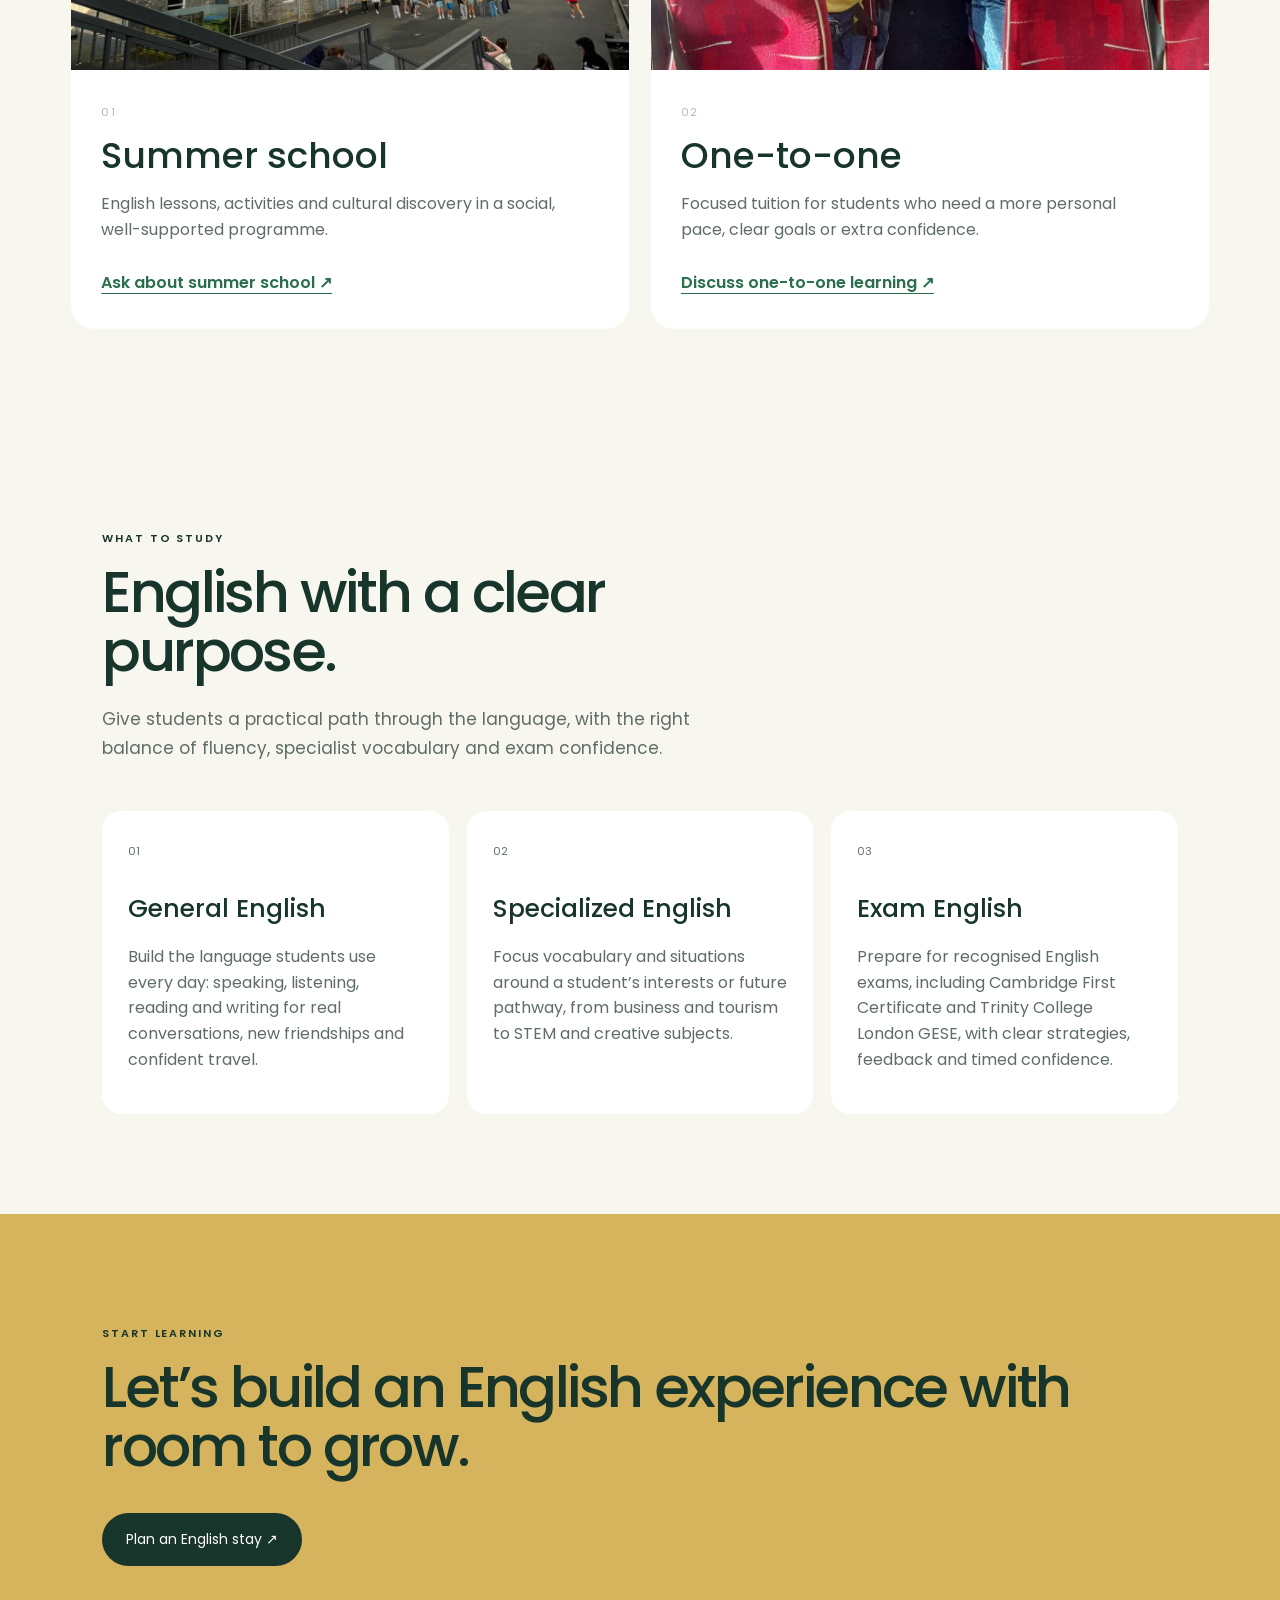
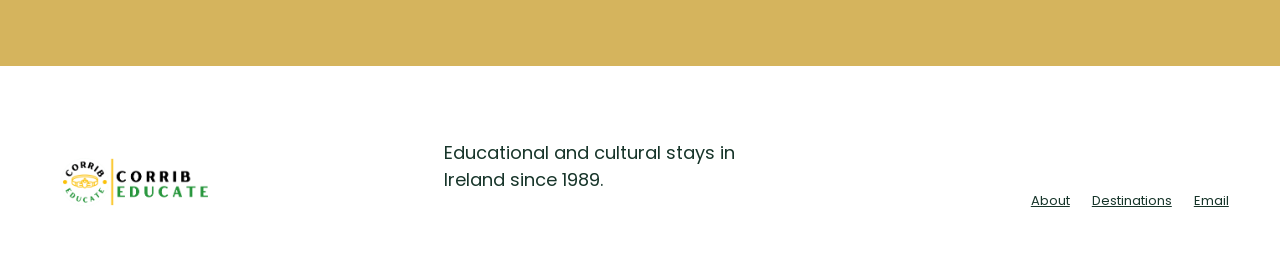
<file: learn-english.html>
<!doctype html>
<html lang="en">
<head><meta charset="utf-8"><meta name="viewport" content="width=device-width,initial-scale=1"><title>Learn English in Ireland | Corrib Educate</title><meta name="description" content="English learning experiences in Ireland, from summer school to one-to-one tuition."><link rel="preconnect" href="https://fonts.googleapis.com"><link rel="preconnect" href="https://fonts.gstatic.com" crossorigin><link href="https://fonts.googleapis.com/css2?family=Poppins:wght@400;500;600;700&display=swap" rel="stylesheet"><link rel="stylesheet" href="styles.css?v=4"></head>
<body class="inner-page">
  <header class="nav"><a class="brand" href="index.html" aria-label="Corrib Educate home"><img class="brand-logo" src="assets/corrib-educate-logo.png" alt="Corrib Educate"></a><nav aria-label="Main navigation"><a href="index.html">Home</a><a href="about.html">About</a><a href="tours.html">Programs</a><a href="destinations.html">Destinations</a><a href="learn-english.html">Learn English</a></nav><a class="pill" href="contact.html">Plan a school stay <span>↗</span></a><button class="menu" aria-label="Open menu">Menu</button></header>
  <main>
    <section class="page-hero"><div class="page-hero-copy reveal"><p class="eyebrow">Learn English</p><h1>Find your voice in Ireland.</h1><p class="intro">A new learning pathway for students who want practical English, a supportive setting and an experience they can take home.</p><a class="button primary" href="contact.html">Talk to our team ↗</a></div><div class="page-hero-image reveal"><img src="assets/ireland-journal.jpg" alt="Student recording memories during an Ireland trip"></div></section>
    <section class="overview-band overview-intro"><div><p class="eyebrow">Learn English overview</p><h2>Functional English, lived in Ireland.</h2></div><div><p>Choose the format and focus that fits your students, from an energetic summer school to targeted one-to-one learning.</p><a class="inline-link" href="#course-paths">See what to study ↘</a></div></section>
    <section class="service-grid english-grid"><article class="service-card featured"><img src="assets/school-rainbow.jpg" alt="Students at an Irish school"><div><span>01</span><h2>Summer school</h2><p>English lessons, activities and cultural discovery in a social, well-supported programme.</p><a class="inline-link" href="contact.html">Ask about summer school ↗</a></div></article><article class="service-card"><img src="assets/bus-trip.jpg" alt="Students travelling together by bus"><div><span>02</span><h2>One-to-one</h2><p>Focused tuition for students who need a more personal pace, clear goals or extra confidence.</p><a class="inline-link" href="contact.html">Discuss one-to-one learning ↗</a></div></article></section>
    <section class="course-paths" id="course-paths"><div class="section-lead"><p class="eyebrow">What to study</p><h2>English with a clear purpose.</h2><p class="section-intro">Give students a practical path through the language, with the right balance of fluency, specialist vocabulary and exam confidence.</p></div><div class="path-grid"><article><span>01</span><h3>General English</h3><p>Build the language students use every day: speaking, listening, reading and writing for real conversations, new friendships and confident travel.</p></article><article><span>02</span><h3>Specialized English</h3><p>Focus vocabulary and situations around a student’s interests or future pathway, from business and tourism to STEM and creative subjects.</p></article><article><span>03</span><h3>Exam English</h3><p>Prepare for recognised English exams, including Cambridge First Certificate and Trinity College London GESE, with clear strategies, feedback and timed confidence.</p></article></div></section>
    <section class="page-cta"><p class="eyebrow">Start learning</p><h2>Let’s build an English experience with room to grow.</h2><a class="button dark" href="contact.html">Plan an English stay ↗</a></section>
  </main><footer><div class="brand footer-brand"><img class="brand-logo" src="assets/corrib-educate-logo.png" alt="Corrib Educate"></div><p>Educational and cultural stays in Ireland since 1989.</p><div><a href="about.html">About</a><a href="destinations.html">Destinations</a><a href="mailto:info@corribeducate.com">Email</a></div></footer><script src="script.js"></script>
</body></html>
</file>
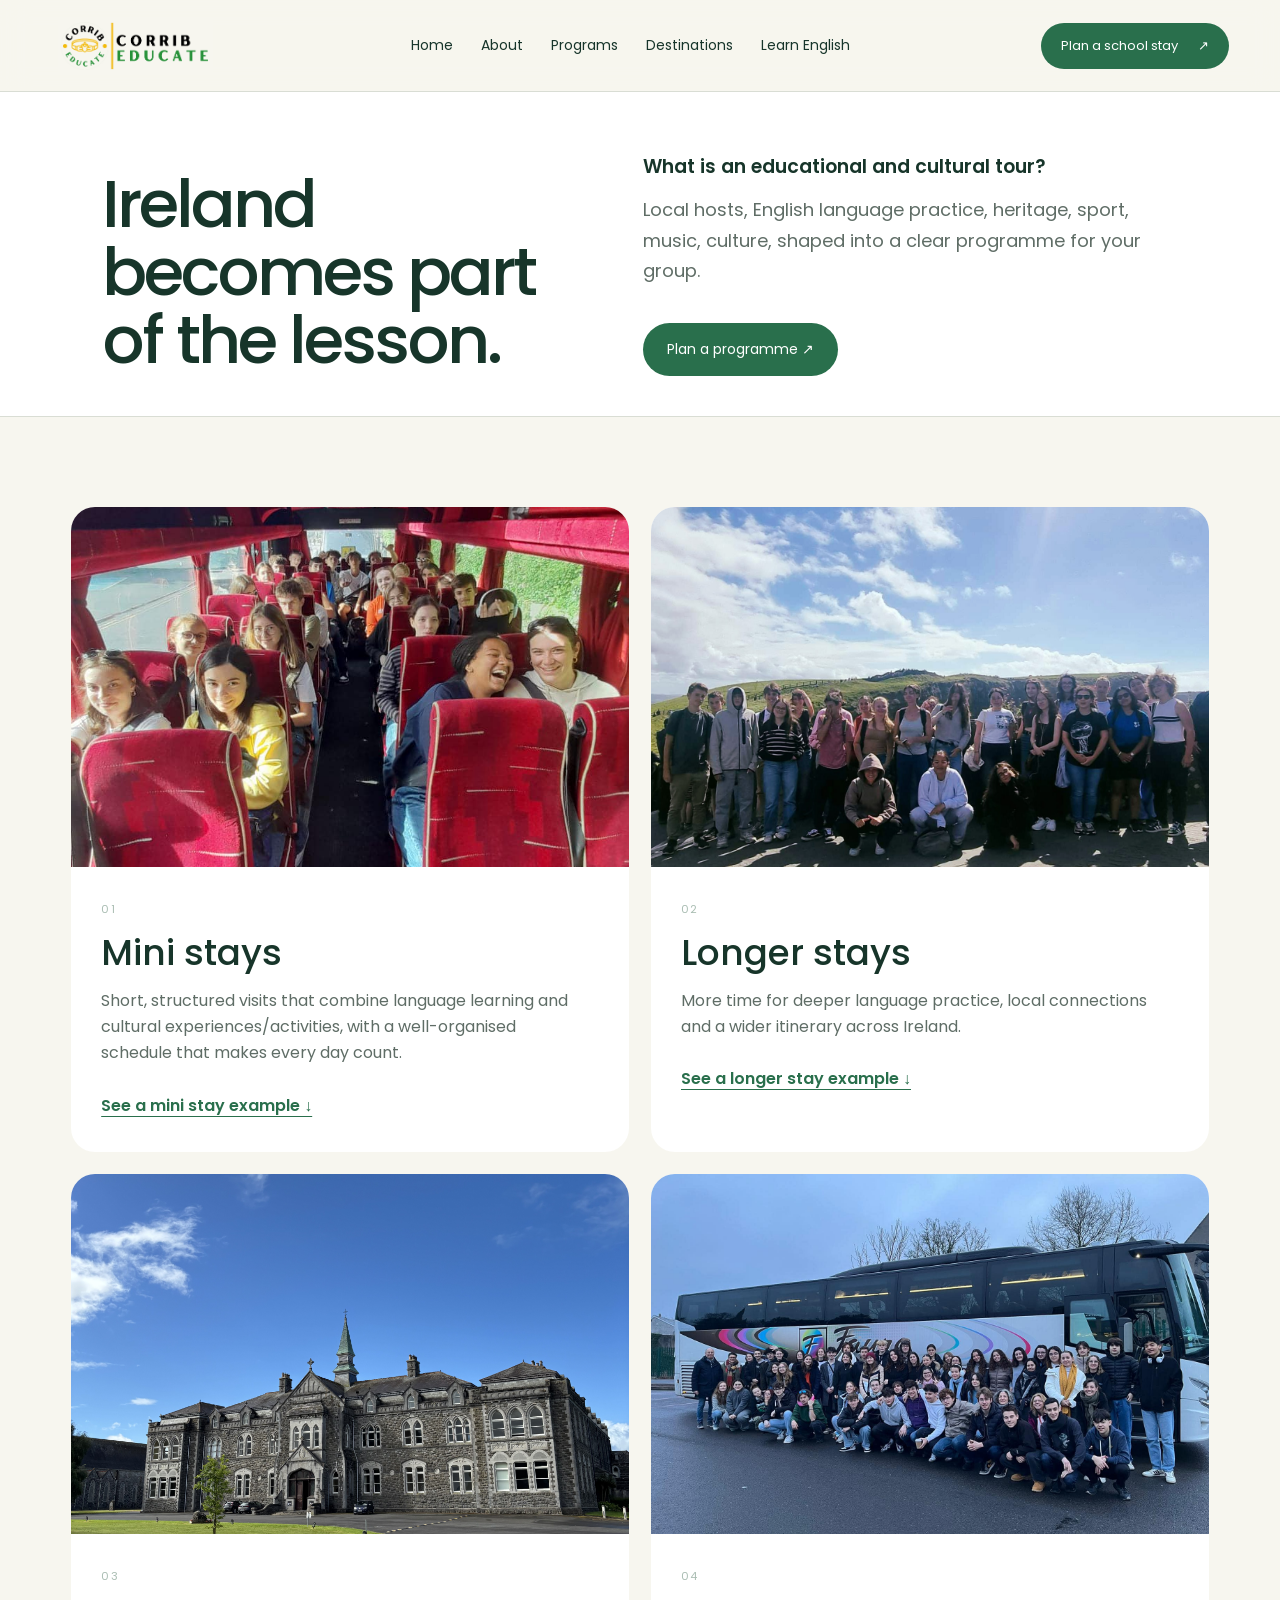
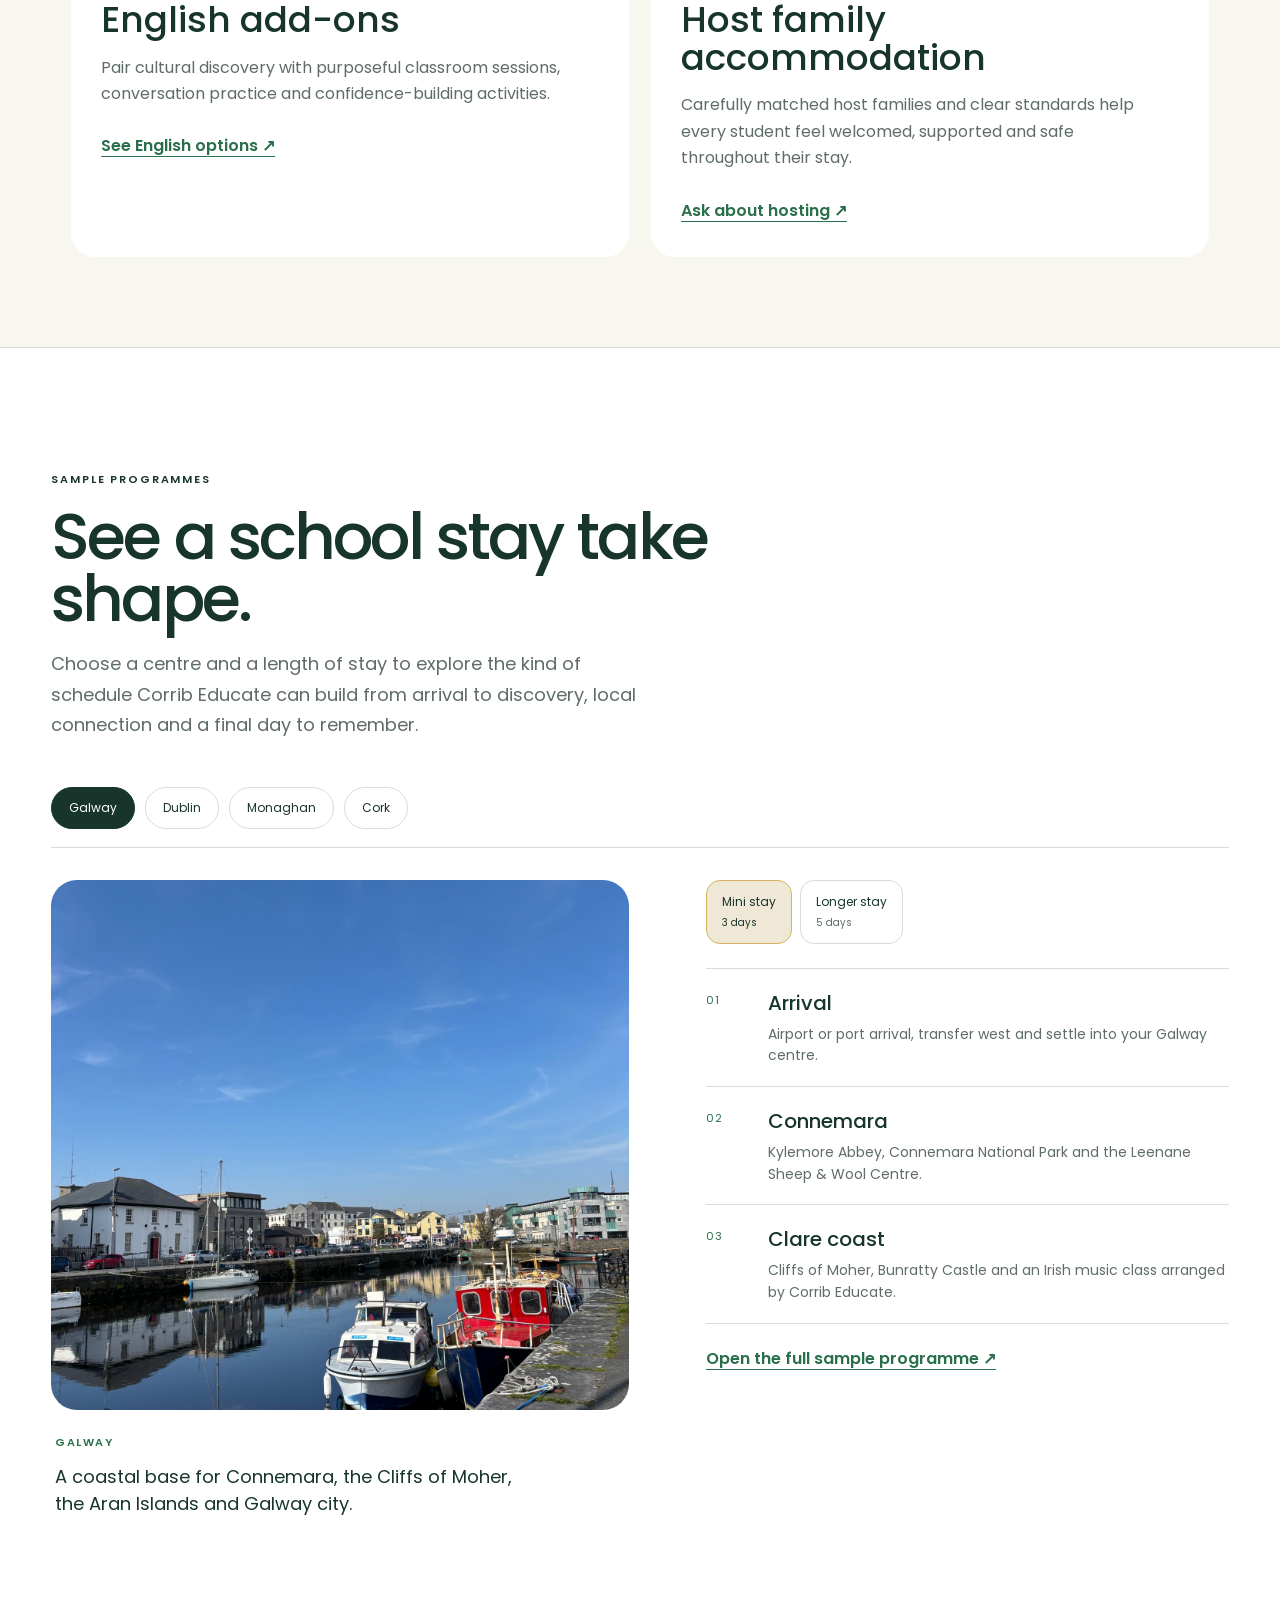
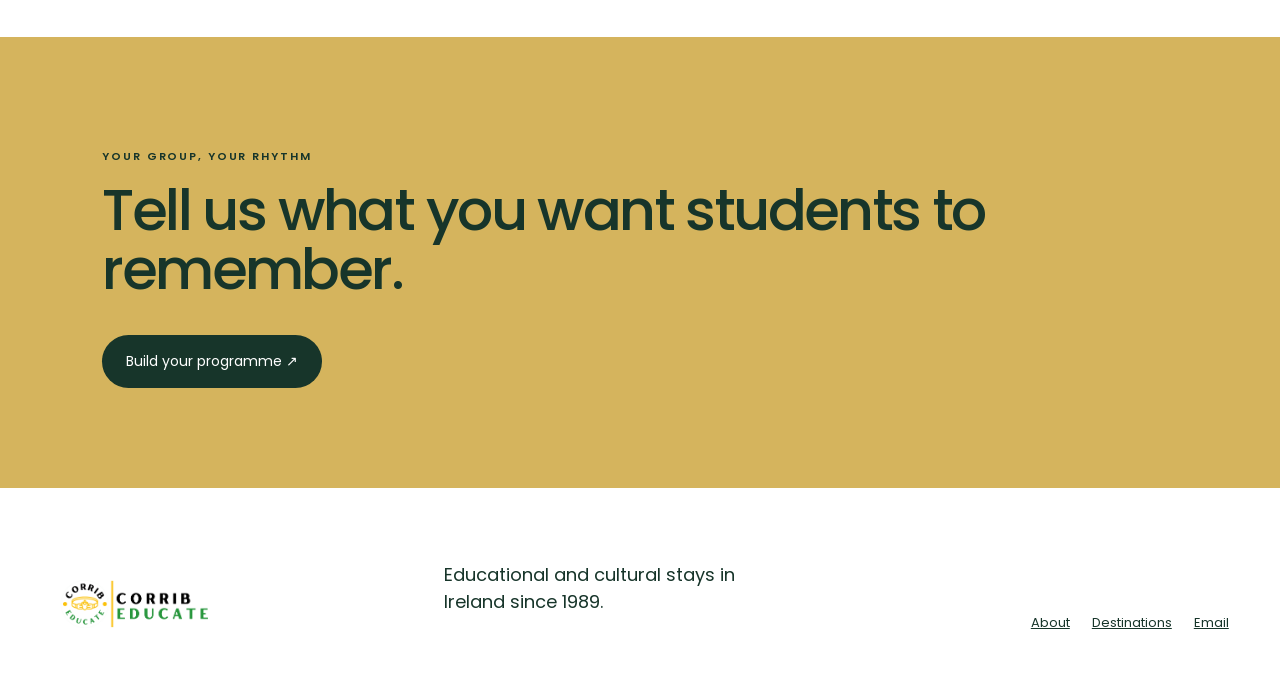
<file: tours.html>
<!doctype html>
<html lang="en">
<head><meta charset="utf-8"><meta name="viewport" content="width=device-width,initial-scale=1"><title>Educational & Cultural Tours | Corrib Educate</title><meta name="description" content="Educational and cultural tours in Ireland for international schools and agencies."><link rel="preconnect" href="https://fonts.googleapis.com"><link rel="preconnect" href="https://fonts.gstatic.com" crossorigin><link href="https://fonts.googleapis.com/css2?family=Poppins:wght@400;500;600;700&display=swap" rel="stylesheet"><link rel="stylesheet" href="styles.css?v=4"></head>
<body class="inner-page">
  <header class="nav"><a class="brand" href="index.html" aria-label="Corrib Educate home"><img class="brand-logo" src="assets/corrib-educate-logo.png" alt="Corrib Educate"></a><nav aria-label="Main navigation"><a href="index.html">Home</a><a href="about.html">About</a><a href="tours.html">Programs</a><a href="destinations.html">Destinations</a><a href="learn-english.html">Learn English</a></nav><a class="pill" href="contact.html">Plan a school stay <span>↗</span></a><button class="menu" aria-label="Open menu">Menu</button></header>
  <main>
    <section class="overview-band overview-intro overview-top"><div><h2>Ireland becomes part of the lesson.</h2></div><div><h3 class="overview-question">What is an educational and cultural tour?</h3><p>Local hosts, English language practice, heritage, sport, music, culture, shaped into a clear programme for your group.</p><a class="button primary" href="contact.html">Plan a programme ↗</a></div></section>
    <section class="service-grid"><article id="mini-stays" class="service-card featured"><img src="assets/bus-group.jpg" alt="Students travelling together on a school bus"><div><span>01</span><h2>Mini stays</h2><p>Short, structured visits that combine language learning and cultural experiences/activities, with a well-organised schedule that makes every day count.</p><a class="inline-link" href="#sample-programmes">See a mini stay example ↓</a></div></article><article id="longer-stays" class="service-card"><img src="assets/students-cliffs.jpg" alt="Students exploring the Irish coast"><div><span>02</span><h2>Longer stays</h2><p>More time for deeper language practice, local connections and a wider itinerary across Ireland.</p><a class="inline-link" href="tours.html?duration=longer#sample-programmes">See a longer stay example ↓</a></div></article><article id="english-addons" class="service-card"><img src="assets/english-addons.jpg" alt="Students in an English class activity"><div><span>03</span><h2>English add-ons</h2><p>Pair cultural discovery with purposeful classroom sessions, conversation practice and confidence-building activities.</p><a class="inline-link" href="learn-english.html">See English options ↗</a></div></article><article id="host-family" class="service-card"><img src="assets/monaghan-group.jpg" alt="A school group with local hosts"><div><span>04</span><h2>Host family accommodation</h2><p>Carefully matched host families and clear standards help every student feel welcomed, supported and safe throughout their stay.</p><a class="inline-link" href="contact.html">Ask about hosting ↗</a></div></article></section>
    <section class="programme-planner" id="sample-programmes">
      <div class="planner-intro"><p class="eyebrow">Sample programmes</p><h2>See a school stay take shape.</h2><p>Choose a centre and a length of stay to explore the kind of schedule Corrib Educate can build from arrival to discovery, local connection and a final day to remember.</p></div>
      <div class="planner-controls" role="tablist" aria-label="Choose a programme centre"><button class="planner-centre active" role="tab" aria-selected="true" data-centre="galway">Galway</button><button class="planner-centre" role="tab" aria-selected="false" data-centre="dublin">Dublin</button><button class="planner-centre" role="tab" aria-selected="false" data-centre="monaghan">Monaghan</button><button class="planner-centre" role="tab" aria-selected="false" data-centre="cork">Cork</button></div>
      <div class="planner-layout"><div class="planner-visual"><img id="planner-image" src="assets/school-rainbow.jpg" alt="Students exploring Galway"><div class="planner-visual-caption"><span id="planner-centre-label">Galway</span><p id="planner-summary">A coastal base for Connemara, the Cliffs of Moher, the Aran Islands and Galway city.</p></div></div><div class="planner-schedule"><div class="planner-duration" role="tablist" aria-label="Choose stay length"><button class="planner-duration-btn active" role="tab" aria-selected="true" data-duration="mini">Mini stay <span>3 days</span></button><button class="planner-duration-btn" role="tab" aria-selected="false" data-duration="longer">Longer stay <span>5 days</span></button></div><div id="planner-days" class="planner-days" aria-live="polite"></div><a id="planner-pdf" class="inline-link" href="assets/programmes/galway-sample-programme.pdf" target="_blank" rel="noopener">Open the full sample programme ↗</a></div></div>
    </section>
    <section id="tailored-groups" class="page-cta"><p class="eyebrow">Your group, your rhythm</p><h2>Tell us what you want students to remember.</h2><a class="button dark" href="contact.html">Build your programme ↗</a></section>
  </main><footer><div class="brand footer-brand"><img class="brand-logo" src="assets/corrib-educate-logo.png" alt="Corrib Educate"></div><p>Educational and cultural stays in Ireland since 1989.</p><div><a href="about.html">About</a><a href="destinations.html">Destinations</a><a href="mailto:info@corribeducate.com">Email</a></div></footer><script src="script.js"></script>
</body></html>
</file>
<file: styles.css>
:root{--ink:#17352a;--green:#296f4c;--gold:#d5b45d;--sand:#f0e8d6;--cream:#f7f6ef;--paper:#fff;--line:#d9ddd4;--muted:#5f6d66}
*{box-sizing:border-box}
html{scroll-behavior:smooth}
body{margin:0;background:var(--cream);color:var(--ink);font-family:'Poppins',sans-serif}
.concept-note{background:var(--ink);color:white;text-align:center;padding:8px;font-size:11px;letter-spacing:.16em;text-transform:uppercase}
.nav{height:92px;padding:0 4vw;display:flex;align-items:center;justify-content:space-between;background:rgba(247,246,239,.94);position:sticky;top:0;z-index:10;border-bottom:1px solid var(--line);backdrop-filter:blur(14px)}
.brand{display:flex;align-items:center;gap:11px;color:var(--ink);text-decoration:none;text-transform:uppercase;letter-spacing:.13em;font-size:12px;line-height:1.15}.brand-mark{width:44px;height:44px;border:1px solid var(--green);border-radius:12px;display:grid;place-items:center;font-size:16px;color:var(--green);font-weight:500}
nav{display:flex;gap:28px}nav a{color:var(--ink);text-decoration:none;font-size:14px}.pill,.button{display:inline-flex;align-items:center;justify-content:center;gap:20px;text-decoration:none}.pill{background:var(--green);color:#fff;padding:13px 20px;border-radius:100px;font-size:13px}.menu{display:none}
.hero{min-height:780px;display:grid;grid-template-columns:48% 52%;padding:3.5vw 4vw 5vw}.hero-copy{padding:7vw 2vw 2vw 0;position:relative;z-index:1}.eyebrow{text-transform:uppercase;letter-spacing:.17em;font-size:11px;font-weight:600}.hero h1,.editorial h2,.section-head h2,.destination-list h2,.cta h2{font-weight:500;letter-spacing:-.045em;margin:24px 0}.hero h1{font-size:clamp(58px,6.1vw,104px);line-height:.95}.intro{max-width:510px;font-size:18px;line-height:1.6;color:var(--muted)}.actions{display:flex;align-items:center;gap:28px;margin-top:38px}.button{padding:16px 24px;border-radius:100px;font-size:14px}.primary{background:var(--green);color:white}.button.text{color:var(--ink);padding-left:0}.hero-visual{position:relative;min-height:660px}.hero-visual img{width:100%;height:100%;object-fit:cover;border-radius:28px;filter:saturate(.88)}
.trust{padding:25px 4vw 42px;border-bottom:1px solid var(--line)}.trust>p{text-align:center;font-size:20px;margin:0 0 25px}.trust-list{display:grid;grid-template-columns:repeat(4,1fr);border-top:1px solid var(--line);border-bottom:1px solid var(--line)}.trust-list span{padding:17px;text-align:center;text-transform:uppercase;letter-spacing:.1em;font-size:10px;border-right:1px solid var(--line)}
.editorial{position:relative;padding:120px 4vw;display:grid;grid-template-columns:1fr 1fr;gap:7vw}.section-number{position:absolute;top:44px;left:4vw;font-size:16px;border-bottom:1px solid var(--ink)}.editorial h2,.section-head h2,.destination-list h2,.cta h2{font-size:clamp(45px,5vw,78px);line-height:.98}.editorial-body{padding-top:90px;max-width:440px;font-size:18px;line-height:1.7}.editorial-body a,.card a{color:var(--green);font-weight:600;text-underline-offset:5px}.mosaic{grid-column:1/-1;display:grid;grid-template-columns:repeat(3,1fr);grid-template-rows:330px;gap:16px;margin-top:30px}.mosaic img{width:100%;height:100%;object-fit:cover;border-radius:24px}.m3{border-radius:24px;background:var(--sand);display:flex;flex-direction:column;align-items:center;justify-content:center}.m3 strong{font-size:72px;font-weight:500}.m3 span{font-size:11px;text-transform:uppercase;letter-spacing:.12em;text-align:center;max-width:110px}
.programmes{background:var(--ink);color:white;padding:110px 4vw}.section-head{display:flex;justify-content:space-between;align-items:end;padding-bottom:18px}.section-head>p{max-width:440px;color:#cbd6d0;line-height:1.7}.programme-carousel{display:grid;grid-template-columns:44px minmax(0,1fr) 44px;gap:22px;align-items:center;margin-top:48px}.cards{min-width:0}.card{display:none;grid-template-columns:1.25fr .75fr;gap:42px;align-items:center}.card.active{display:grid}.card-photo{height:480px;margin:0;background-position:center;background-size:cover;filter:saturate(.9);border-radius:24px}.p1{background-image:url('assets/cliffs-group.jpg')}.p2{background-image:url('assets/cycling-excursion.jpg')}.p3{background-image:url('assets/tailored-groups-2.jpg')}.card-copy{max-width:390px}.card-copy>span{font-size:11px;letter-spacing:.12em;color:#b8c7bf}.card h3{font-size:clamp(36px,5vw,74px);line-height:1.02;font-weight:500;margin:18px 0}.card p{color:#cbd6d0;line-height:1.7}.card a{color:var(--gold);font-size:13px}.carousel-arrow{border:1px solid rgba(255,255,255,.45);background:transparent;color:white;width:44px;height:44px;border-radius:50%;cursor:pointer;font-size:18px}.carousel-caption{display:flex;justify-content:space-between;margin:20px 66px 0;color:#b8c7bf;font-size:11px;letter-spacing:.1em;text-transform:uppercase}
.destinations{padding:120px 4vw;display:grid;grid-template-columns:54% 46%;position:relative}.destination-image{height:690px;padding-right:6vw}.destination-image img{width:100%;height:100%;object-fit:cover;border-radius:28px;transition:opacity .25s}.destination-list{padding:0}.destination-list h2{font-size:clamp(36px,3.9vw,60px);line-height:1.03;margin:14px 0 20px}.place{width:100%;border:0;border-bottom:1px solid var(--line);background:none;padding:15px 4px;display:grid;grid-template-columns:50px 1fr auto;text-align:left;color:var(--ink);font-size:24px;font-weight:500;cursor:pointer}.place span{font-size:10px;color:var(--muted)}.place b{opacity:0}.place.active,.place:hover{color:var(--green)}.place.active b,.place:hover b{opacity:1}
.quote-section{background:var(--sand);padding:92px 8vw;display:grid;grid-template-columns:.8fr 1.2fr;gap:8vw;align-items:center}.partner-intro h2{font-size:clamp(34px,4vw,58px);line-height:1.05;font-weight:500;letter-spacing:-.04em;margin:18px 0}.partner-intro>p:last-child{max-width:390px;line-height:1.7;color:var(--muted)}.partner-marks{display:grid;grid-template-columns:repeat(2,1fr);gap:14px}.partner-mark{min-height:132px;border:1px solid rgba(23,53,42,.25);border-radius:20px;padding:22px;display:flex;flex-direction:column;justify-content:space-between}.partner-mark strong{font-size:22px;line-height:1.05;font-weight:500;letter-spacing:-.04em}.partner-mark span{font-size:10px;text-transform:uppercase;letter-spacing:.1em;color:var(--muted)}.elc-mark strong{font-size:42px;letter-spacing:.08em}
.cta{display:grid;grid-template-columns:1fr 1fr;gap:24px;padding:32px;min-height:620px}.cta-photo{background:url('assets/ireland-journal.jpg') center/cover;border-radius:28px}.cta-copy{background:var(--sand);border-radius:28px;padding:9vw 7vw;display:flex;flex-direction:column;justify-content:center}.cta-copy p{line-height:1.65;max-width:430px}.dark{background:var(--ink);color:white;margin-top:18px;align-self:flex-start}footer{padding:55px 4vw;display:grid;grid-template-columns:1fr 1fr 1fr;align-items:end;background:white}footer p{font-size:18px;max-width:300px}footer>div:last-child{display:flex;gap:22px;justify-content:end}footer a{color:var(--ink);font-size:13px}.reveal{opacity:0;transform:translateY(22px);transition:.7s ease}.reveal.visible{opacity:1;transform:none}
@media(max-width:850px){.nav{height:75px}.nav nav,.nav .pill{display:none}.menu{display:block;border:0;background:none}.hero{grid-template-columns:1fr;padding:28px 20px 55px}.hero-copy{padding:35px 0}.hero h1{font-size:57px}.hero-visual{min-height:480px}.trust{padding:50px 20px}.trust-list{grid-template-columns:1fr 1fr}.trust-list span:nth-child(2){border-right:0}.editorial{padding:100px 20px 80px;grid-template-columns:1fr;gap:0}.editorial-body{padding-top:10px}.mosaic{grid-template-columns:1fr 1fr;grid-template-rows:240px 240px}.m3{grid-column:1/-1}.programmes{padding:80px 20px}.section-head{display:block}.programme-carousel{grid-template-columns:1fr;gap:18px}.programme-carousel .carousel-arrow{position:absolute;transform:translateY(195px);z-index:2}.programme-carousel .carousel-arrow:last-child{right:20px}.card{grid-template-columns:1fr;gap:24px}.card-photo{height:360px}.card-copy{max-width:none}.carousel-caption{margin:20px 0 0}.destinations{padding:100px 20px 80px;grid-template-columns:1fr}.destination-image{height:460px;padding:0}.destination-list{padding-top:24px}.quote-section{padding:80px 20px;display:block}.partner-marks{margin-top:40px}.cta{grid-template-columns:1fr;padding:20px;min-height:0}.cta-photo{min-height:360px}.cta-copy{padding:70px 25px}footer{grid-template-columns:1fr;gap:30px}footer>div:last-child{justify-content:start}.concept-note{font-size:9px}}
.brand{gap:0;text-transform:none;letter-spacing:0}.brand-logo{display:block;width:168px;height:auto;max-height:58px;object-fit:contain;mix-blend-mode:multiply}.trust{padding:58px 4vw;display:grid;grid-template-columns:.85fr 1.5fr;gap:6vw;align-items:center}.trust-statement{font-size:22px;line-height:1.25;margin:10px 0 0;max-width:340px}.trust-list{display:grid;grid-template-columns:repeat(4,1fr);gap:12px;border:0}.trust-list span{padding:15px 14px 15px 30px;position:relative;font-size:11px;line-height:1.35;color:var(--muted);border:0}.trust-list span:before{content:'';position:absolute;left:12px;top:20px;width:7px;height:7px;border-radius:50%;background:var(--gold)}.activity-grid{grid-column:1/-1;display:grid;grid-template-columns:repeat(3,1fr);gap:16px;margin-top:42px}.activity-card{height:330px;position:relative;overflow:hidden;border-radius:14px;background:var(--ink)}.activity-card img{width:100%;height:100%;object-fit:cover;display:block;transition:transform .5s ease;filter:saturate(.9)}.activity-overlay{position:absolute;inset:0;padding:24px;display:flex;flex-direction:column;justify-content:end;background:linear-gradient(180deg,rgba(23,53,42,0) 25%,rgba(23,53,42,.88) 100%);color:white;opacity:0;transition:opacity .3s ease}.activity-card:hover img,.activity-card:focus-within img{transform:scale(1.04)}.activity-card:hover .activity-overlay,.activity-card:focus-within .activity-overlay{opacity:1}.activity-overlay span{font-size:11px;letter-spacing:.12em;color:#dce7df}.activity-overlay h3{font-size:27px;font-weight:500;margin:9px 0 5px}.activity-overlay p{font-size:13px;line-height:1.5;max-width:260px;margin:0;color:#e4ece7}
@media(max-width:850px){.brand-logo{width:140px}.trust{display:block;padding:50px 20px}.trust-list{grid-template-columns:1fr 1fr;margin-top:28px}.activity-grid{grid-template-columns:1fr 1fr;gap:12px}.activity-card{height:240px}.activity-overlay{opacity:1;padding:16px}.activity-overlay h3{font-size:20px}.activity-overlay p{display:none}}
.activity-card:focus-visible{outline:3px solid var(--gold);outline-offset:3px}
.partner-mark.logo-mark{align-items:center;justify-content:center;background:var(--paper)}
.partner-mark.logo-mark img{display:block;width:190px;max-width:100%;height:88px;mix-blend-mode:normal;object-fit:contain}
.trust-list{display:flex;align-items:center;flex-wrap:wrap;gap:0}.trust-list span{padding:0 20px;border:0;border-right:1px solid var(--line);font-size:11px;line-height:1.35;color:var(--muted)}.trust-list span:first-child{padding-left:0}.trust-list span:last-child{border-right:0}.trust-list span:before{display:none}
@media(max-width:850px){.trust-list{display:grid;gap:12px}.trust-list span{padding:15px 14px 15px 30px;border:0}.trust-list span:before{display:block}}
.inner-page main{overflow:hidden}.page-hero{display:grid;grid-template-columns:1fr 1fr;gap:7vw;align-items:center;padding:92px 4vw 110px}.page-hero-copy{max-width:620px}.page-hero h1,.contact-hero h1{font-size:clamp(48px,6.3vw,92px);line-height:.98;font-weight:500;letter-spacing:-.05em;margin:20px 0 28px}.page-hero-image{height:560px;border-radius:28px;overflow:hidden}.page-hero-image img,.contact-image img{width:100%;height:100%;object-fit:cover;display:block}.page-hero .button{margin-top:22px}.split-section{display:grid;grid-template-columns:1fr 1fr;gap:8vw;padding:110px 8vw;background:var(--sand)}.split-section h2,.section-lead h2,.accreditation-section h2,.page-cta h2,.itinerary-band h2,.contact-details h2,.contact-note h2{font-size:clamp(36px,4.5vw,64px);line-height:1.03;font-weight:500;letter-spacing:-.045em;margin:16px 0}.split-section>div:last-child{font-size:18px;line-height:1.75;max-width:500px}.value-section{background:var(--ink);color:white;padding:110px 8vw}.section-lead{max-width:680px}.value-grid{display:grid;grid-template-columns:repeat(3,1fr);gap:20px;margin-top:58px}.value-grid article{border-top:1px solid rgba(255,255,255,.35);padding-top:18px}.value-grid span,.service-card>div>span,.destination-detail .eyebrow{font-size:11px;letter-spacing:.12em;color:#a9bdb2}.value-grid h3{font-size:29px;font-weight:500;margin:30px 0 12px}.value-grid p{color:#cbd6d0;line-height:1.65}.accreditation-section{display:grid;grid-template-columns:1fr 1fr;gap:8vw;padding:110px 8vw}.large-quote{font-size:clamp(28px,3vw,44px);line-height:1.15;letter-spacing:-.03em;margin:0 0 20px}.accreditation-copy>span{font-size:11px;text-transform:uppercase;letter-spacing:.1em;color:var(--muted)}.small-marks{display:flex;flex-wrap:wrap;gap:10px;margin-top:42px}.small-marks span{border:1px solid var(--line);border-radius:100px;padding:10px 15px;font-size:11px}.page-cta{padding:100px 8vw;background:var(--gold)}.page-cta .button{margin-top:20px}.overview-band{display:flex;justify-content:space-between;align-items:center;gap:8vw;padding:34px 8vw;background:var(--sand);border-top:1px solid var(--line);border-bottom:1px solid var(--line)}.overview-band p:last-child{max-width:600px;margin:0;font-size:18px;line-height:1.6}.service-grid{max-width:1240px;margin:0 auto;padding:90px 4vw;display:grid;grid-template-columns:1fr 1fr;gap:22px}.service-card{background:white;border-radius:24px;overflow:hidden;display:flex;flex-direction:column}.service-card img{width:100%;height:280px;object-fit:cover;display:block}.service-card>div{padding:28px 30px 34px;flex:1}.service-card h2{font-size:36px;line-height:1.05;font-weight:500;margin:14px 0}.service-card p{line-height:1.65;color:var(--muted);max-width:470px}.inline-link{display:inline-flex;gap:9px;color:var(--green);font-weight:600;text-decoration:underline;text-underline-offset:5px;margin-top:10px}.course-paths{background:var(--cream);padding:100px 8vw}.path-grid{display:grid;grid-template-columns:repeat(3,1fr);gap:18px;margin-top:48px}.path-grid article{background:white;border-radius:20px;padding:26px;min-height:200px}.path-grid span{font-size:11px;color:var(--muted)}.path-grid h3{font-size:25px;font-weight:500;margin:28px 0 10px}.path-grid p{color:var(--muted);line-height:1.6}.destination-directory{max-width:1240px;margin:0 auto;padding:90px 4vw}.destination-detail{display:grid;grid-template-columns:1fr 1fr;gap:7vw;align-items:center;padding:30px 0 80px}.destination-detail.reverse{direction:rtl}.destination-detail.reverse>*{direction:ltr}.destination-detail img{width:100%;height:420px;object-fit:cover;border-radius:24px}.destination-detail h2{font-size:clamp(34px,4vw,58px);line-height:1.03;font-weight:500;letter-spacing:-.045em;margin:17px 0}.destination-detail>div>p:not(.eyebrow){line-height:1.7;color:var(--muted);max-width:440px}.activity-tags{display:flex;flex-wrap:wrap;gap:9px;margin:26px 0 13px}.activity-tags span{padding:9px 13px;border:1px solid var(--line);border-radius:100px;font-size:11px;color:var(--muted)}.itinerary-band{margin:0 4vw 90px;padding:50px 5vw;background:var(--sand);border-radius:28px;display:flex;justify-content:space-between;align-items:center;gap:30px}.itinerary-band h2{max-width:650px}.contact-hero{display:grid;grid-template-columns:1fr 1fr;gap:8vw;align-items:center;padding:100px 8vw}.contact-image{height:500px;border-radius:28px;overflow:hidden}.contact-layout{background:var(--sand);padding:100px 8vw;display:grid;grid-template-columns:1fr 1fr;gap:10vw}.contact-details>p:not(.eyebrow){max-width:430px;line-height:1.7;color:var(--muted)}.contact-details .button{margin-top:20px}.contact-list{display:grid;gap:11px;margin-top:50px;font-size:13px;color:var(--muted)}.enquiry-form{background:white;border-radius:24px;padding:35px}.enquiry-form label{display:grid;gap:8px;margin-bottom:19px;font-size:11px;text-transform:uppercase;letter-spacing:.1em}.enquiry-form input,.enquiry-form textarea{font:inherit;font-size:14px;text-transform:none;letter-spacing:0;border:0;border-bottom:1px solid var(--line);padding:10px 0;background:transparent;outline:0;color:var(--ink);resize:vertical}.enquiry-form input:focus,.enquiry-form textarea:focus{border-color:var(--green)}.enquiry-form .button{border:0;cursor:pointer}.contact-note{text-align:center;padding:100px 8vw}.contact-note h2{max-width:700px;margin:18px auto 28px}
@media(max-width:850px){.page-hero,.contact-hero{grid-template-columns:1fr;padding:70px 20px 80px;gap:38px}.page-hero-image,.contact-image{height:390px}.page-hero h1,.contact-hero h1{font-size:53px}.split-section,.accreditation-section,.contact-layout{grid-template-columns:1fr;padding:80px 20px;gap:40px}.value-section,.course-paths{padding:80px 20px}.value-grid,.path-grid{grid-template-columns:1fr;gap:14px;margin-top:36px}.value-grid article{padding-bottom:10px}.overview-band{display:block;padding:28px 20px}.overview-band p:last-child{margin-top:12px;font-size:16px}.service-grid{grid-template-columns:1fr;padding:60px 20px;gap:16px}.service-card img{height:240px}.service-card h2{font-size:32px}.destination-directory{padding:55px 20px}.destination-detail,.destination-detail.reverse{grid-template-columns:1fr;direction:ltr;gap:26px;padding:20px 0 64px}.destination-detail img{height:310px}.itinerary-band{margin:0 20px 60px;padding:34px 26px;display:block}.itinerary-band .button{margin-top:20px}.enquiry-form{padding:25px}.page-cta{padding:75px 20px}.contact-note{padding:80px 20px}}

.programme-planner{background:var(--paper);padding:112px 4vw 120px;border-top:1px solid var(--line)}.planner-intro{max-width:700px}.planner-intro h2{font-size:clamp(45px,5vw,76px);line-height:.98;font-weight:500;letter-spacing:-.045em;margin:18px 0}.planner-intro>p:last-child{max-width:600px;color:var(--muted);font-size:18px;line-height:1.7}.planner-controls{display:flex;flex-wrap:wrap;gap:10px;margin:46px 0 32px;border-bottom:1px solid var(--line);padding-bottom:18px}.planner-centre,.planner-duration-btn{font:inherit;border:1px solid var(--line);background:transparent;color:var(--ink);cursor:pointer}.planner-centre{border-radius:100px;padding:11px 17px;font-size:12px}.planner-centre:hover,.planner-centre.active{background:var(--ink);border-color:var(--ink);color:white}.planner-layout{display:grid;grid-template-columns:1.05fr .95fr;gap:6vw;align-items:start}.planner-visual{position:sticky;top:112px}.planner-visual>img{display:block;width:100%;height:530px;object-fit:cover;border-radius:26px;transition:opacity .2s ease}.planner-visual-caption{padding:18px 4px 0}.planner-visual-caption span{font-size:11px;text-transform:uppercase;letter-spacing:.14em;color:var(--green);font-weight:600}.planner-visual-caption p{font-size:18px;line-height:1.5;max-width:470px;margin:10px 0 0}.planner-duration{display:flex;gap:8px;margin-bottom:24px}.planner-duration-btn{border-radius:14px;padding:12px 15px;text-align:left;font-size:12px;display:flex;flex-direction:column;gap:4px}.planner-duration-btn span{font-size:10px;color:var(--muted)}.planner-duration-btn.active{background:var(--sand);border-color:var(--gold)}.planner-duration-btn.active span{color:var(--ink)}.planner-days{border-top:1px solid var(--line)}.planner-day{display:grid;grid-template-columns:44px 1fr;gap:18px;padding:19px 0;border-bottom:1px solid var(--line)}.planner-day>span{font-size:11px;letter-spacing:.12em;color:var(--green);padding-top:4px}.planner-day h3{font-size:20px;font-weight:500;margin:0 0 6px}.planner-day p{color:var(--muted);line-height:1.55;margin:0;font-size:14px}.planner-schedule>.inline-link{margin-top:22px}
@media(max-width:850px){.programme-planner{padding:80px 20px 88px}.planner-controls{margin:32px 0 24px}.planner-layout{grid-template-columns:1fr;gap:42px}.planner-visual{position:static}.planner-visual>img{height:360px}.planner-intro>p:last-child{font-size:16px}.planner-duration{margin-bottom:18px}.planner-day{grid-template-columns:36px 1fr}.planner-day h3{font-size:18px}}
.service-card img{height:360px}
@media(max-width:850px){.service-card img{height:280px}}
.region-activities{padding:112px 8vw 118px;background:var(--ink);color:white}.region-activities-intro{max-width:720px}.region-activities-intro h2{font-size:clamp(42px,5vw,72px);line-height:1;font-weight:500;letter-spacing:-.045em;margin:18px 0}.region-activities-intro>p:last-child{max-width:610px;color:#cbd6d0;font-size:17px;line-height:1.7}.activity-region-tabs{display:flex;flex-wrap:wrap;gap:10px;margin:48px 0 34px}.activity-region-tab{font:inherit;border:1px solid rgba(255,255,255,.35);background:transparent;color:white;border-radius:100px;padding:11px 17px;font-size:12px;cursor:pointer}.activity-region-tab:hover,.activity-region-tab.active{background:var(--gold);border-color:var(--gold);color:var(--ink)}.activity-region-content{border-top:1px solid rgba(255,255,255,.32)}.activity-region-heading{display:flex;justify-content:space-between;align-items:end;gap:35px;padding:30px 0 28px}.activity-region-heading>div>span{font-size:11px;text-transform:uppercase;letter-spacing:.14em;color:#a9bdb2}.activity-region-heading h3{font-size:clamp(26px,3vw,42px);line-height:1.12;font-weight:500;letter-spacing:-.035em;margin:12px 0 0;max-width:650px}.activity-region-heading .inline-link{color:var(--gold);white-space:nowrap}.activity-category-grid{display:grid;grid-template-columns:1.2fr 1.4fr .8fr;gap:34px}.activity-category{border-top:1px solid rgba(255,255,255,.32);padding-top:17px}.activity-category .eyebrow{color:#a9bdb2;margin:0 0 18px}.activity-category ul{list-style:none;padding:0;margin:0}.activity-category li{font-size:15px;line-height:1.45;padding:10px 0;border-bottom:1px solid rgba(255,255,255,.14);color:#f4f7f3}.activity-category li:before{content:'+';color:var(--gold);font-size:14px;margin-right:10px}.activity-category li:last-child{border-bottom:0}
@media(max-width:850px){.region-activities{padding:80px 20px 88px}.activity-region-tabs{margin:32px 0 28px}.activity-region-heading{display:block;padding:25px 0}.activity-region-heading .inline-link{margin-top:20px}.activity-category-grid{grid-template-columns:1fr;gap:28px}.activity-category li{font-size:14px}}
.region-activities{background:var(--paper);color:var(--ink);padding-left:8vw;padding-right:8vw}.region-activities-intro>p:last-child{color:var(--muted)}.activity-region-tab{border-color:var(--line);color:var(--ink)}.activity-region-tab:hover,.activity-region-tab.active{background:var(--green);border-color:var(--green);color:white}.activity-region-content{border-top-color:var(--line)}.activity-region-heading>div>span{color:var(--green)}.activity-region-heading .inline-link{color:var(--green)}.activity-accordion-list{max-width:960px;border-top:1px solid var(--line)}.activity-accordion{border-bottom:1px solid var(--line)}.activity-accordion summary{list-style:none;display:flex;justify-content:space-between;align-items:center;gap:20px;padding:23px 3px;cursor:pointer;font-size:clamp(22px,2.5vw,34px);font-weight:500;letter-spacing:-.03em}.activity-accordion summary::-webkit-details-marker{display:none}.activity-accordion summary:after{content:'+';font-size:27px;font-weight:400;color:var(--green);line-height:1}.activity-accordion[open] summary:after{content:'−'}.activity-accordion summary small{margin-left:auto;font-size:11px;font-weight:400;letter-spacing:.08em;text-transform:uppercase;color:var(--muted);white-space:nowrap}.activity-accordion summary:focus-visible{outline:3px solid var(--gold);outline-offset:3px}.activity-accordion ul{list-style:none;padding:0 52px 22px 3px;margin:0;display:grid;grid-template-columns:repeat(2,minmax(0,1fr));column-gap:40px}.activity-accordion li{padding:11px 0;border-bottom:1px solid var(--line);font-size:14px;line-height:1.45;color:var(--muted)}.activity-accordion li:before{content:'↳';color:var(--green);margin-right:10px}.destination-directory{max-width:none;padding:110px 8vw}.destination-detail,.destination-detail.reverse{grid-template-columns:minmax(0,1.45fr) minmax(280px,.8fr);direction:ltr!important;gap:6vw;align-items:center;padding:45px 0 105px;border-top:1px solid var(--line)}.destination-detail.reverse>*{direction:ltr}.destination-detail img{height:560px;border-radius:30px}.destination-detail>div{padding-right:3vw}.destination-detail h2{max-width:550px}
@media(max-width:850px){.region-activities{padding-left:20px;padding-right:20px}.activity-accordion summary{font-size:23px}.activity-accordion ul{grid-template-columns:1fr;padding-right:3px}.destination-directory{padding:70px 20px}.destination-detail,.destination-detail.reverse{grid-template-columns:1fr;gap:28px;padding:28px 0 72px}.destination-detail img{height:360px}.destination-detail>div{padding-right:0}}
.overview-intro{display:grid;grid-template-columns:.9fr 1.1fr;align-items:center;gap:8vw;padding:72px 8vw;background:var(--sand)}.overview-intro h2{font-size:clamp(38px,4.5vw,64px);line-height:1.02;font-weight:500;letter-spacing:-.045em;margin:16px 0 0;max-width:600px}.overview-intro>div:last-child{max-width:590px}.overview-intro>div:last-child p{font-size:18px;line-height:1.7;color:var(--muted);margin:0}.overview-intro .inline-link{margin-top:22px}.section-intro{color:var(--muted);font-size:17px;line-height:1.7;max-width:600px;margin:24px 0 0}.value-section .section-lead h2{max-width:680px}.destination-detail img{height:590px;border-radius:22px}.destination-detail h2{font-size:clamp(38px,4.6vw,66px)}
@media(max-width:850px){.overview-intro{grid-template-columns:1fr;gap:20px;padding:58px 20px}.overview-intro>div:last-child p{font-size:16px}.overview-intro h2{font-size:42px}.section-intro{font-size:16px;margin-top:18px}.destination-detail img{height:370px;border-radius:18px}}

/* Keep Destinations before Learn English in the primary menu. */
nav a[href="destinations.html"]{order:4}
nav a[href="learn-english.html"]{order:5}

/* Homepage hero — full-bleed photo, no rounded container */
.hero.hero-photo{position:relative;height:calc(100vh - 92px);padding:0;display:flex;align-items:center;overflow:hidden}
.hero.hero-photo .hero-visual{position:absolute;inset:0;min-height:0}
.hero.hero-photo .hero-visual img{width:100%;height:100%;object-fit:cover;border-radius:0}
.hero.hero-photo .hero-visual:after{content:'';position:absolute;inset:0;background:linear-gradient(180deg,rgba(0,0,0,0) 30%,rgba(0,0,0,.75) 100%)}
.hero.hero-photo .hero-copy{position:relative;z-index:1;padding:0 4vw;max-width:760px;color:#fff}
.hero.hero-photo .hero-copy .eyebrow{color:rgba(255,255,255,.8);font-size:13px}
.hero.hero-photo .hero-copy h1{color:#fff;font-size:clamp(40px,5.4vw,78px);line-height:1.03;margin:18px 0 24px}
.hero.hero-photo .hero-copy .intro{color:rgba(255,255,255,.88);font-size:20px;max-width:560px}
.hero.hero-photo .hero-copy .button.text{color:#fff}
.hero.hero-photo .hero-copy .actions{margin-top:44px}
.hero.hero-photo .hero-copy .button{padding:19px 28px;font-size:15px}
@media(max-width:850px){.hero.hero-photo{height:calc(100vh - 75px)}.hero.hero-photo .hero-copy{padding:28px 20px 44px;max-width:none}}

/* About page — "what guides us" tab switcher (dark section) */
.value-tabs{display:flex;flex-wrap:wrap;gap:10px;margin:48px 0 0}
.value-tab{font:inherit;display:flex;align-items:center;gap:10px;border:1px solid rgba(255,255,255,.35);background:transparent;color:white;border-radius:100px;padding:12px 20px 12px 16px;font-size:14px;cursor:pointer}
.value-tab span{font-size:11px;letter-spacing:.12em;color:#a9bdb2}
.value-tab:hover,.value-tab.active{background:var(--cream);border-color:var(--cream);color:var(--ink)}
.value-tab.active span{color:var(--ink)}
.value-tab:focus-visible{outline:3px solid var(--gold);outline-offset:3px}
.value-panel{margin-top:32px;padding-top:28px;border-top:1px solid rgba(255,255,255,.35);min-height:130px;max-width:640px;color:#cbd6d0;font-size:19px;line-height:1.7}
.value-panel p{margin:0}
@media(max-width:850px){.value-tab{font-size:13px;padding:11px 16px 11px 13px}.value-panel{min-height:190px}}

/* Programs page — top section replaces the old page-hero */
.overview-band.overview-top{background:var(--paper);border-top:0;padding-top:60px;padding-bottom:40px}
.overview-top h2{font-size:clamp(44px,5.2vw,72px)}
.overview-question{font-size:19px;font-weight:600;color:var(--ink);margin:0 0 14px}
.overview-top .button.primary{margin-top:36px}
@media(max-width:850px){.overview-band.overview-top{padding-top:40px;padding-bottom:30px}}

/* Destinations page — warm (not green) section background, tight gap above, colour-coded accordion */
.region-activities{background:var(--sand);padding-top:56px}
.region-activities .activity-region-tab:hover,.region-activities .activity-region-tab.active{background:var(--green);border-color:var(--green);color:#fff}
.activity-accordion{border-left:4px solid transparent;padding-left:14px}
.activity-accordion:nth-child(1){border-left-color:var(--gold)}
.activity-accordion:nth-child(1) ul{background:rgba(213,180,93,.14)}
.activity-accordion:nth-child(2){border-left-color:#5c8f7c}
.activity-accordion:nth-child(2) ul{background:rgba(92,143,124,.12)}
.activity-accordion:nth-child(3){border-left-color:#c96a6a}
.activity-accordion:nth-child(3) ul{background:rgba(201,106,106,.1)}
@media(max-width:850px){.region-activities{padding-top:36px}.activity-accordion{padding-left:10px}}

/* About page — team accordion (light section) */
.team-section{padding:110px 8vw;background:var(--paper)}
.team-accordion-list{margin-top:48px;border-top:1px solid var(--line);max-width:920px}
.team-accordion{border-bottom:1px solid var(--line)}
.team-accordion summary{list-style:none;display:flex;align-items:baseline;gap:16px;padding:23px 3px;cursor:pointer}
.team-accordion summary::-webkit-details-marker{display:none}
.team-accordion summary h3{font-size:clamp(20px,2.2vw,24px);font-weight:500;margin:0}
.team-accordion summary .team-role{font-size:11px;letter-spacing:.12em;text-transform:uppercase;color:var(--gold);margin-left:auto;white-space:nowrap}
.team-accordion summary:after{content:'+';font-size:22px;color:var(--green);margin-left:14px;line-height:1}
.team-accordion[open] summary:after{content:'−'}
.team-accordion summary:focus-visible{outline:3px solid var(--gold);outline-offset:3px}
.team-accordion p{padding:0 3px 26px;max-width:680px;line-height:1.65;color:#3f4a44}
@media(max-width:850px){.team-section{padding:80px 20px}.team-accordion summary{flex-wrap:wrap;gap:6px}.team-accordion summary .team-role{margin-left:0}}

/* About page — testimonial carousel */
.testimonial-carousel{display:flex;align-items:center;gap:20px}
.testimonial-track{flex:1;min-width:0;min-height:260px;display:flex;align-items:center}
.testimonial{display:none;margin:0}
.testimonial.active{display:block}
.testimonial-attribution{display:flex;align-items:center;gap:14px;margin-top:26px}
.testimonial-attribution img{width:44px;height:44px;border-radius:50%;flex:none;object-fit:contain;background:var(--paper);border:1px solid var(--line);padding:6px}
.testimonial-attribution strong{display:block;font-size:15px;font-weight:600}
.testimonial-attribution span{font-size:12px;color:var(--muted)}
.accreditation-section .carousel-arrow.dark{position:static;transform:none;flex:none;border:1px solid rgba(23,53,42,.3);color:var(--ink);background:transparent}
@media(max-width:850px){.testimonial-carousel{gap:12px}.testimonial-track{min-height:320px;align-items:flex-start}}

/* About page — partner logo strip */
.partner-strip{padding:0 8vw 110px}
.partner-strip>.eyebrow{display:block;margin-bottom:20px}
.partner-strip .partner-marks.logo-only{grid-template-columns:repeat(4,1fr);gap:20px}
.partner-strip .logo-only .partner-mark{min-height:0;border:0;padding:0;align-items:center;text-align:center;gap:14px}
.partner-strip .logo-only .partner-mark img{width:64px;height:64px;object-fit:contain;mix-blend-mode:normal}
.partner-strip .logo-only .partner-mark span{font-size:12px;color:var(--muted);letter-spacing:0;text-transform:none}
@media(max-width:850px){.partner-strip{padding:0 20px 80px}.partner-strip .partner-marks.logo-only{grid-template-columns:1fr 1fr}}
.accreditation-strip .partner-marks.logo-only{grid-template-columns:repeat(4,1fr)}
.accreditation-strip .logo-only .partner-mark,.accreditation-marks .partner-mark{border:1px solid var(--line);border-radius:18px;padding:24px 18px;background:var(--paper)}
.accreditation-strip .logo-only .partner-mark{min-height:150px}
.accreditation-strip .logo-only .partner-mark img,.accreditation-marks .logo-mark img{width:210px;height:96px}
@media(max-width:850px){.accreditation-strip .partner-marks.logo-only{grid-template-columns:1fr}.accreditation-strip .logo-only .partner-mark img,.accreditation-marks .logo-mark img{width:180px;height:86px}}

/* Homepage catalogue prompt */
.catalog-intro{align-items:start;padding-top:64px;padding-bottom:66px}
.catalog-panel{display:grid;gap:24px;max-width:780px}
.catalog-panel>p{max-width:690px;margin:0;color:var(--muted);font-size:18px;line-height:1.65}
.catalog-actions{display:flex;flex-wrap:wrap;gap:16px 24px;align-items:center}
.catalog-panel .trust-list{margin-top:4px}

/* Accreditation section — final partner card layout */
.quote-section{background:#eee5d3;padding:100px 8.2vw 98px;grid-template-columns:.78fr 1.22fr;gap:7vw;min-height:600px}
.partner-intro .eyebrow{color:var(--ink);font-weight:700}
.partner-intro h2{font-size:clamp(48px,4.9vw,68px);line-height:1.02;color:#1b2437;margin:28px 0 18px}
.partner-intro>p:last-child{font-size:20px;line-height:1.7;color:#66756e;max-width:470px}
.accreditation-marks{grid-template-columns:repeat(2,minmax(240px,1fr));gap:18px;align-self:center}
.accreditation-marks .partner-mark{min-height:182px;border:1px solid #d8d1c1;border-radius:20px;background:#fff;padding:28px 22px;box-shadow:none}
.accreditation-marks .partner-mark.logo-mark{display:flex;align-items:center;justify-content:center}
.accreditation-marks .partner-mark.logo-mark img{width:78%;max-width:250px;height:118px;object-fit:contain}
.accreditation-marks .partner-mark:nth-child(3) img{width:88%;max-width:270px;height:126px}
.accreditation-marks .partner-mark:not(.logo-mark){justify-content:center;align-items:flex-start;text-align:left;padding:30px 24px}
.accreditation-marks .partner-mark:not(.logo-mark) strong{font-size:28px;line-height:1.02;color:var(--ink);letter-spacing:-.055em}
.accreditation-marks .partner-mark:not(.logo-mark) span{margin-top:34px;font-size:11px;letter-spacing:.18em;color:var(--muted)}
@media(max-width:850px){.catalog-intro{padding-top:50px;padding-bottom:54px}.catalog-panel{margin-top:28px}.catalog-actions{display:grid}.quote-section{min-height:0;padding:78px 20px}.accreditation-marks{grid-template-columns:1fr;gap:14px}.accreditation-marks .partner-mark{min-height:150px}.accreditation-marks .partner-mark.logo-mark img{height:94px}.accreditation-marks .partner-mark:not(.logo-mark) strong{font-size:24px}}


/* Catalogue feature — one clear download action */
.catalog-intro{background:#edf3ee;padding:64px 8vw;grid-template-columns:1fr 1fr;gap:6vw;border-bottom:0;align-items:center}
.catalog-intro .trust-statement{font-size:clamp(30px,3.1vw,44px);font-weight:500;letter-spacing:-.035em;line-height:1.18;max-width:520px;margin-top:20px}
.catalog-panel{background:#fff;border:1px solid #dce6df;border-radius:18px;padding:36px;gap:24px;max-width:620px}
.catalog-panel>p{font-size:16px;line-height:1.7;max-width:490px}
.catalog-panel .catalog-label{margin:0;color:var(--green);font-size:11px;font-weight:600;letter-spacing:.13em;text-transform:uppercase}
.catalog-actions{display:block}
.catalog-panel .catalog-download{display:flex;justify-content:space-between;align-items:center;width:100%;gap:20px;padding:22px 26px;border-radius:12px;font-size:19px;font-weight:600;letter-spacing:-.02em;line-height:1.4;box-shadow:0 5px 16px rgba(23,53,42,.08);transition:background .2s,transform .2s}
.catalog-panel .catalog-download span{font-size:26px;line-height:1}
.catalog-panel .catalog-download:hover{background:#205b3e;transform:translateY(-2px)}
.catalog-panel .catalog-download:focus-visible{outline:3px solid var(--gold);outline-offset:4px}
@media(max-width:850px){.catalog-intro{display:grid;grid-template-columns:1fr;padding:48px 20px;gap:28px}.catalog-panel{margin-top:0;padding:26px;max-width:none}.catalog-panel .catalog-download{font-size:17px;padding:20px}.catalog-intro .trust-statement{max-width:520px}}
</file>
